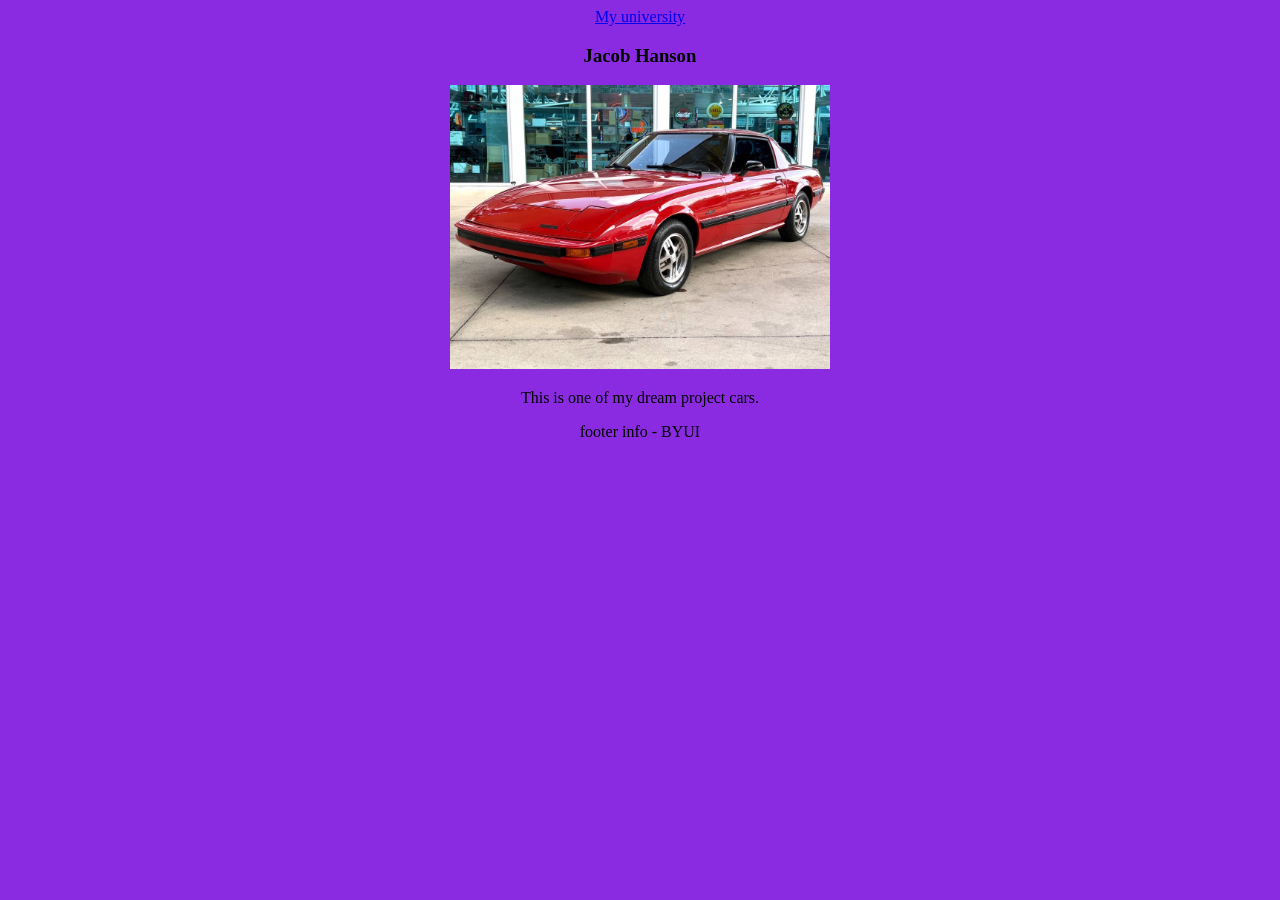
<file: index.html>
<!DOCTYPE html>
<html lang="en">
<head>
    <meta charset="UTF-8">
    <meta name="viewport" content="width=device-width, initial-scale=1.0">
    <title>portal page</title>
    <link href="style/styles.css" rel="stylesheet">
</head>
<body>
    <div id="content"
    <header>
<nav>
    <a href="http://.byui.edu" target="_blank">My university</a>
    
<nav>
    </header>
    <main>
<h1>Jacob Hanson</h1>
<img src="images/1983_mazda_rx-7jpeg.jpeg" alt="Mazda RX7" width="300px">
<p>This is one of my dream project cars.</p>
    </main>
    <footer>
<p>footer info - BYUI</p>
    </footer>
    <div
</body>
</html>
</file>
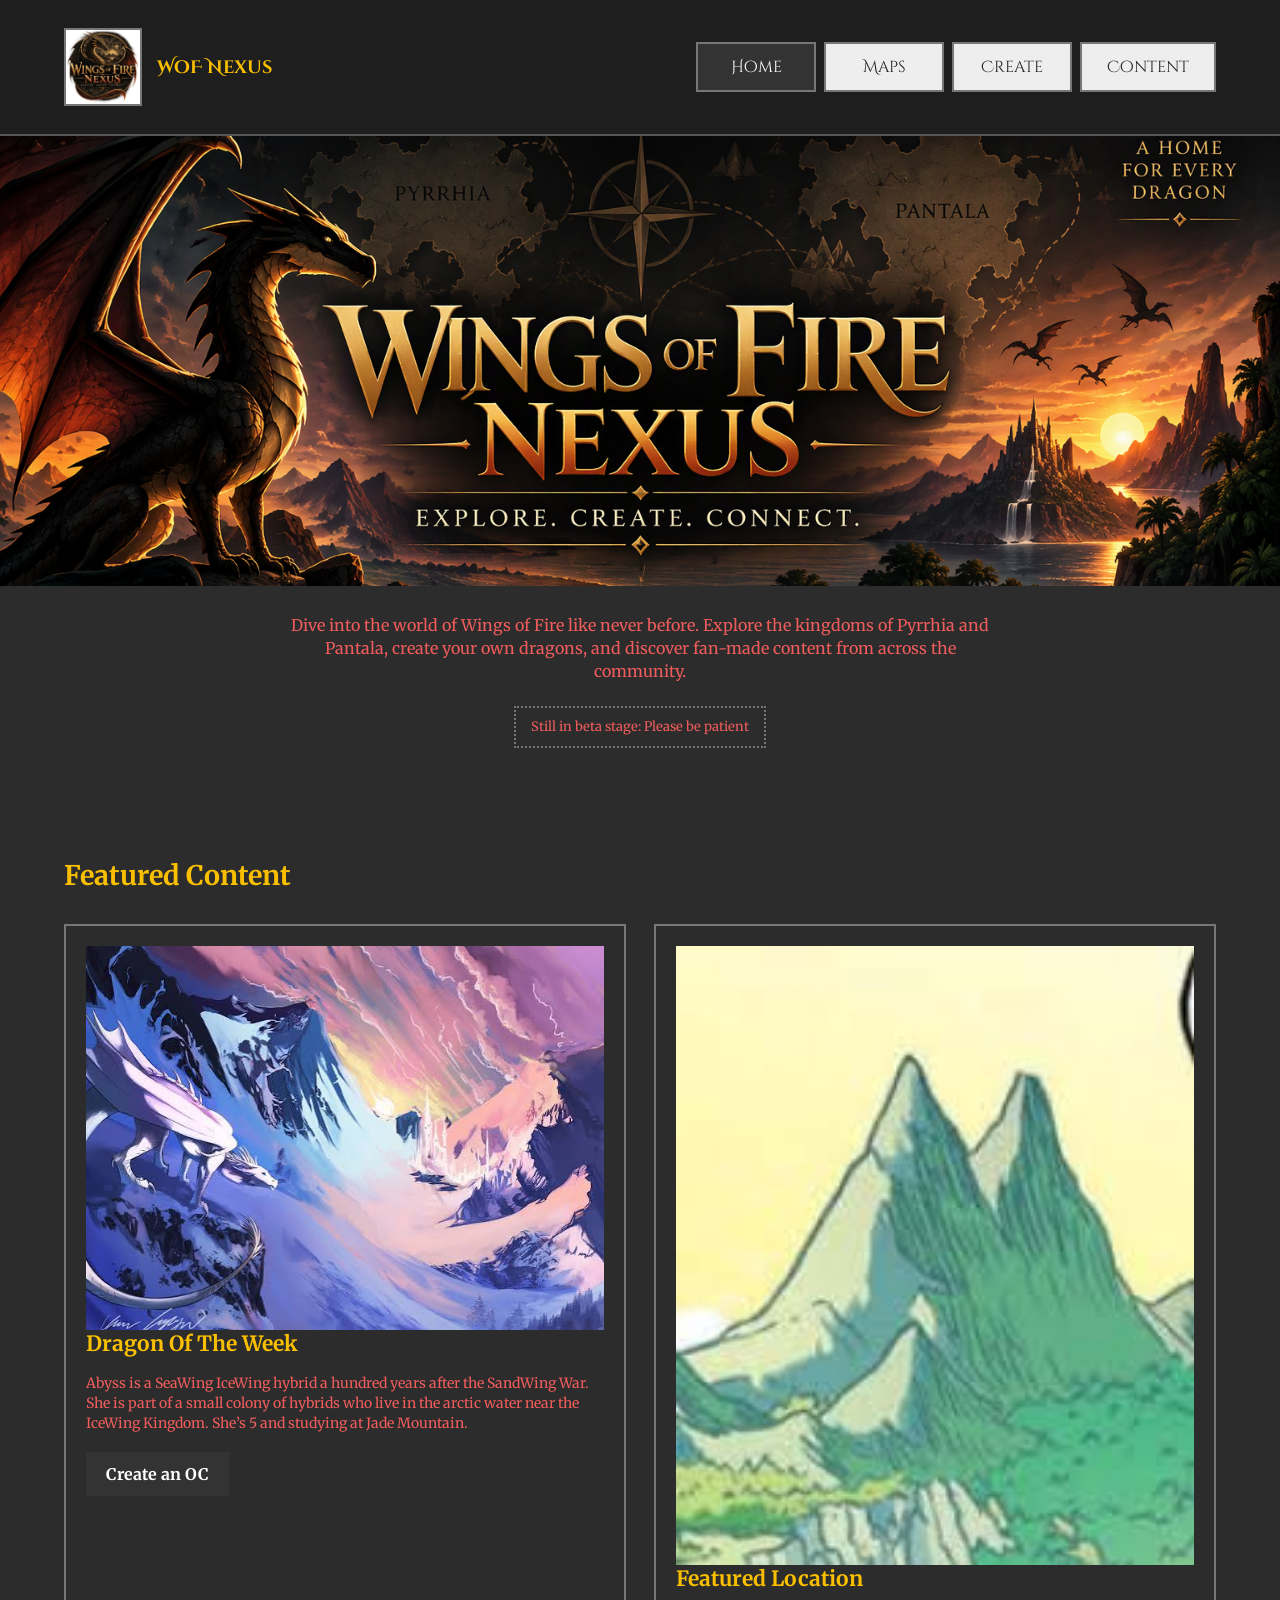
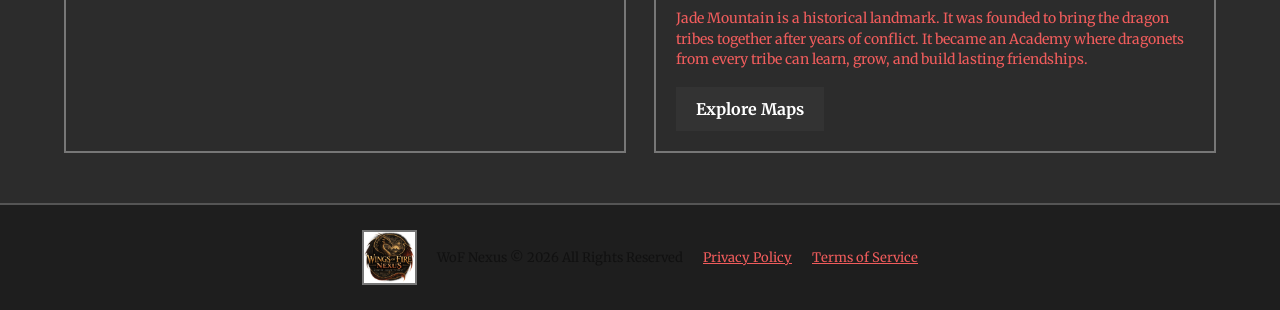
<file: mccullough/index.html>
<!DOCTYPE html>
<html lang="en">
<head>
    <meta charset="UTF-8">
    <meta name="viewport" content="width=device-width, initial-scale=1.0">
    <title>WoF Nexus</title>
    <link rel="stylesheet" href="style.css">
</head>

<body>

    <header class="site-header">
        <div class="brand">
            <img class="logo" src="images/WoF_images/WoF_logo.png" alt="WoF Nexus logo">
            <h1>WoF Nexus</h1>
        </div>

        <nav>
            <a href="index.html" class="active">Home</a>
            <a href="maps.html">Maps</a>
            <a href="create.html">Create</a>
            <a href="content.html">Content</a>
        </nav>
    </header>

    <main>
        <section class="hero">
            <div class="hero-image">
               <img src="images/WoF_images/WoF_p_hero.png" alt="Wings of Fire dragons">
            </div>
        </section>

        <section class="intro">
            <p>
                Dive into the world of Wings of Fire like never before.
                Explore the kingdoms of Pyrrhia and Pantala, create your own
                dragons, and discover fan-made content from across the community.
            </p>

            <div class="beta-message">
                Still in beta stage: Please be patient
            </div>
        </section>

        <section class="featured">
            <h2>Featured Content</h2>

            <div class="content-grid">

                <article class="content-card">
                    <div class="card-image">
                        <img src="images/WoF_images/WoF_c1_ice_kingdom.jpg" alt="IceWing Kingdom">
                    </div>

                    <h3>Dragon Of The Week</h3>

                    <p>
                        Abyss is a SeaWing IceWing hybrid a hundred years after
                        the SandWing War. She is part of a small colony of hybrids
                        who live in the arctic water near the IceWing Kingdom.
                        She’s 5 and studying at Jade Mountain.
                    </p>

                    <a href="create.html" class="button">Create an OC</a>
                </article>

                <article class="content-card">
                    <div class="card-image">
                        <img src="images/WoF_images/WoF_c1_jade_mountain.jpg" alt="Jade Mountain Academy">
                    </div>

                    <h3>Featured Location</h3>

                    <p>
                        Jade Mountain is a historical landmark. It was founded
                        to bring the dragon tribes together after years of conflict.
                        It became an Academy where dragonets from every tribe can
                        learn, grow, and build lasting friendships.
                    </p>

                    <a href="maps.html" class="button">Explore Maps</a>
                </article>

            </div>
        </section>
    </main>

    <footer>
        <img class="footer-logo" src="images/WoF_images/WoF_logo.png" alt="WoF Nexus logo">

        <p>WoF Nexus © 2026 All Rights Reserved</p>

        <a href="privacy.html">Privacy Policy</a>
        <a href="terms.html">Terms of Service</a>
    </footer>

</body>
</html>
</file>
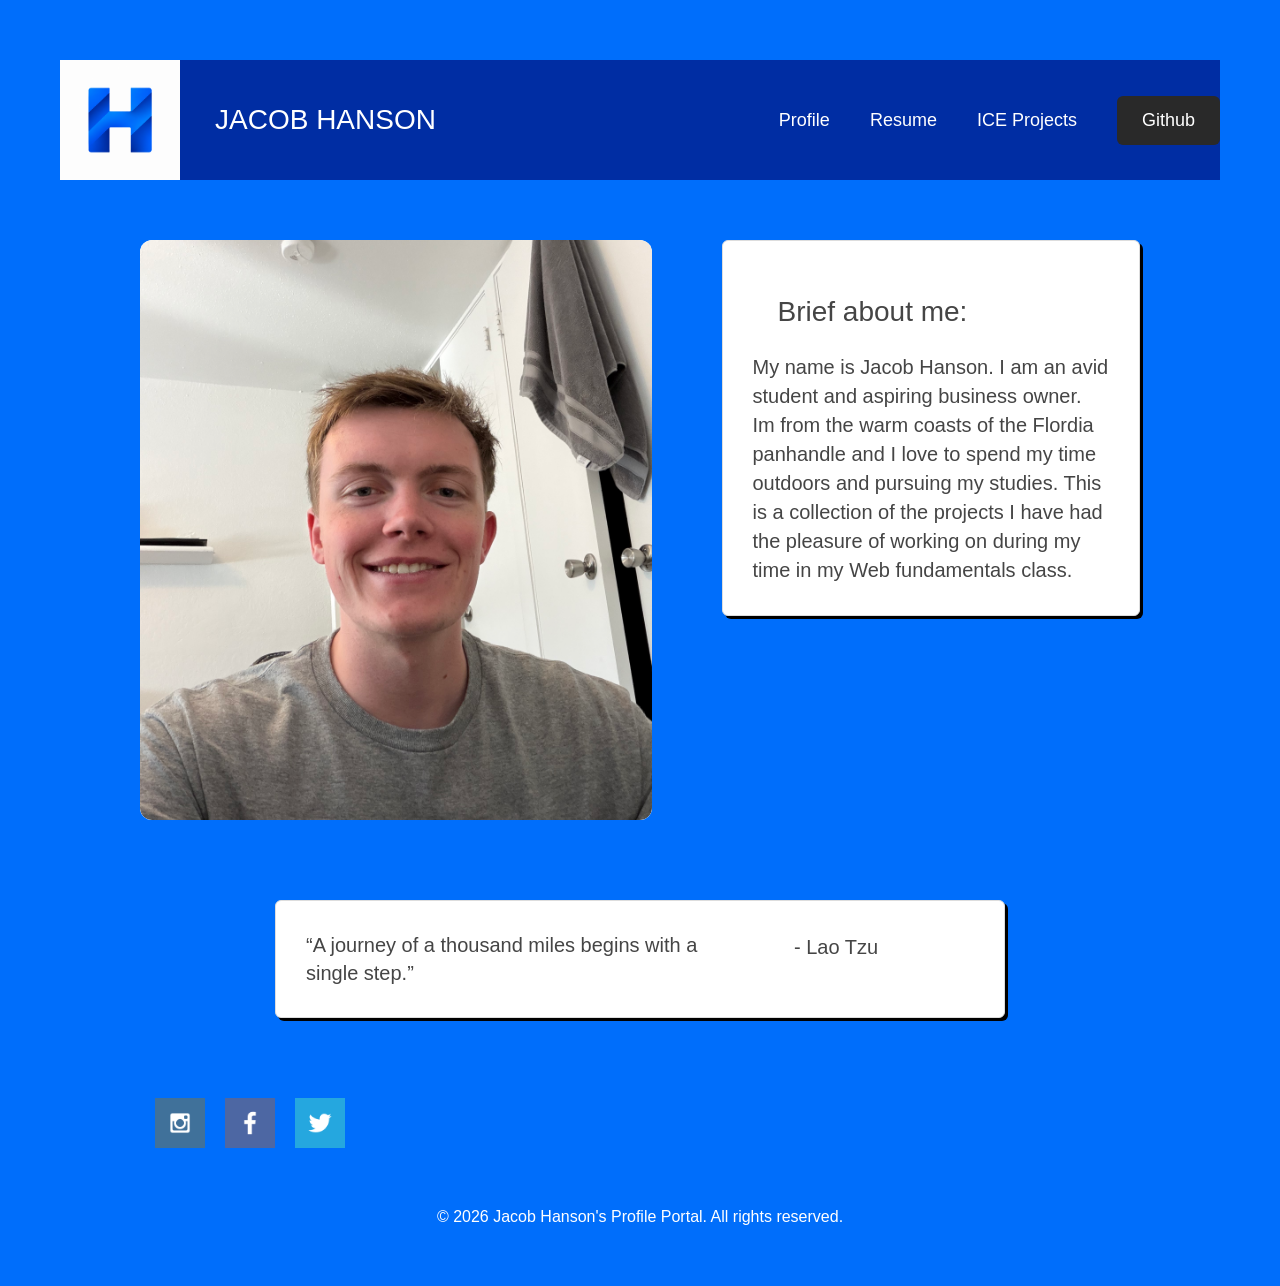
<file: profile.portal/index.html>
<!DOCTYPE html>
<html lang="en">
<head>
    <meta charset="UTF-8">
    <meta name="viewport" content="width=device-width, initial-scale=1.0">

    <title>My Portfolio</title>
    <link rel="stylesheet" href="style.css">
</head>

<body>

    <header class="site-header">
        <a href="#" class="logo-image">
            <img src="images/logo.png" alt="Logo" wideth="50" height="50">
        </a>

        <p class="name">JACOB HANSON</p>

        <nav class="main-navigation">
            <a href="https://jacobhh25.github.io/wdd130/profile.portal/index.html">Profile</a>
            <a href="#resume">Resume</a>
            <a href="https://jacobhh25.github.io/wdd130/profile.portal/ice.html">ICE Projects</a>
            <a href="#contact" class="header-button">Github</a>
        </nav>
    </header>

    <main>

        <section class="profile-section" id="profile">
            <div class="image-container">
                <img src="images/profile pic.png" alt="A picture of me" width="100" height="100">
            </div>

            <div class="about-section">
                <h1>Brief about me:</h1>

                <p>
                    My name is Jacob Hanson. I am an avid student and aspiring business owner. 
                    Im from the warm coasts of the Flordia panhandle and I love to spend my time 
                    outdoors and pursuing my studies. This is a collection of the projects I have had 
                    the pleasure of working on during my time in my Web fundamentals class.

                </p>
            </div>
        </section>

        <section class="quote-section">
            <blockquote>
                “A journey of a thousand miles begins with a single step.”
            </blockquote>

            <p class="quote-author">- Lao Tzu</p>

        </section>

    </main>

    <footer class="site-footer" id="contact">

        <div class="footer-top">

            <div class="social-links">
    <a href="https://www.instagram.com/hansojh257" target="_blank" rel="noopener noreferrer">
        <img src="images/instagram.png" alt="Instagram">
    </a>

    <a href="https://www.facebook.com/jacob.hanson.469067" target="_blank" rel="noopener noreferrer">
        <img src="images/facebook.png" alt="Facebook">
    </a>

    <a href="https://www.twitter.com" target="_blank" rel="noopener noreferrer">
        <img src="images/twitter.png" alt="Twitter">
    </a>
</div>
        </div>

        <div class="footer-bottom">
            <p>© 2026 Jacob Hanson's Profile Portal. All rights reserved.</p>
        </div>

    </footer>

</body>
</html>
</file>
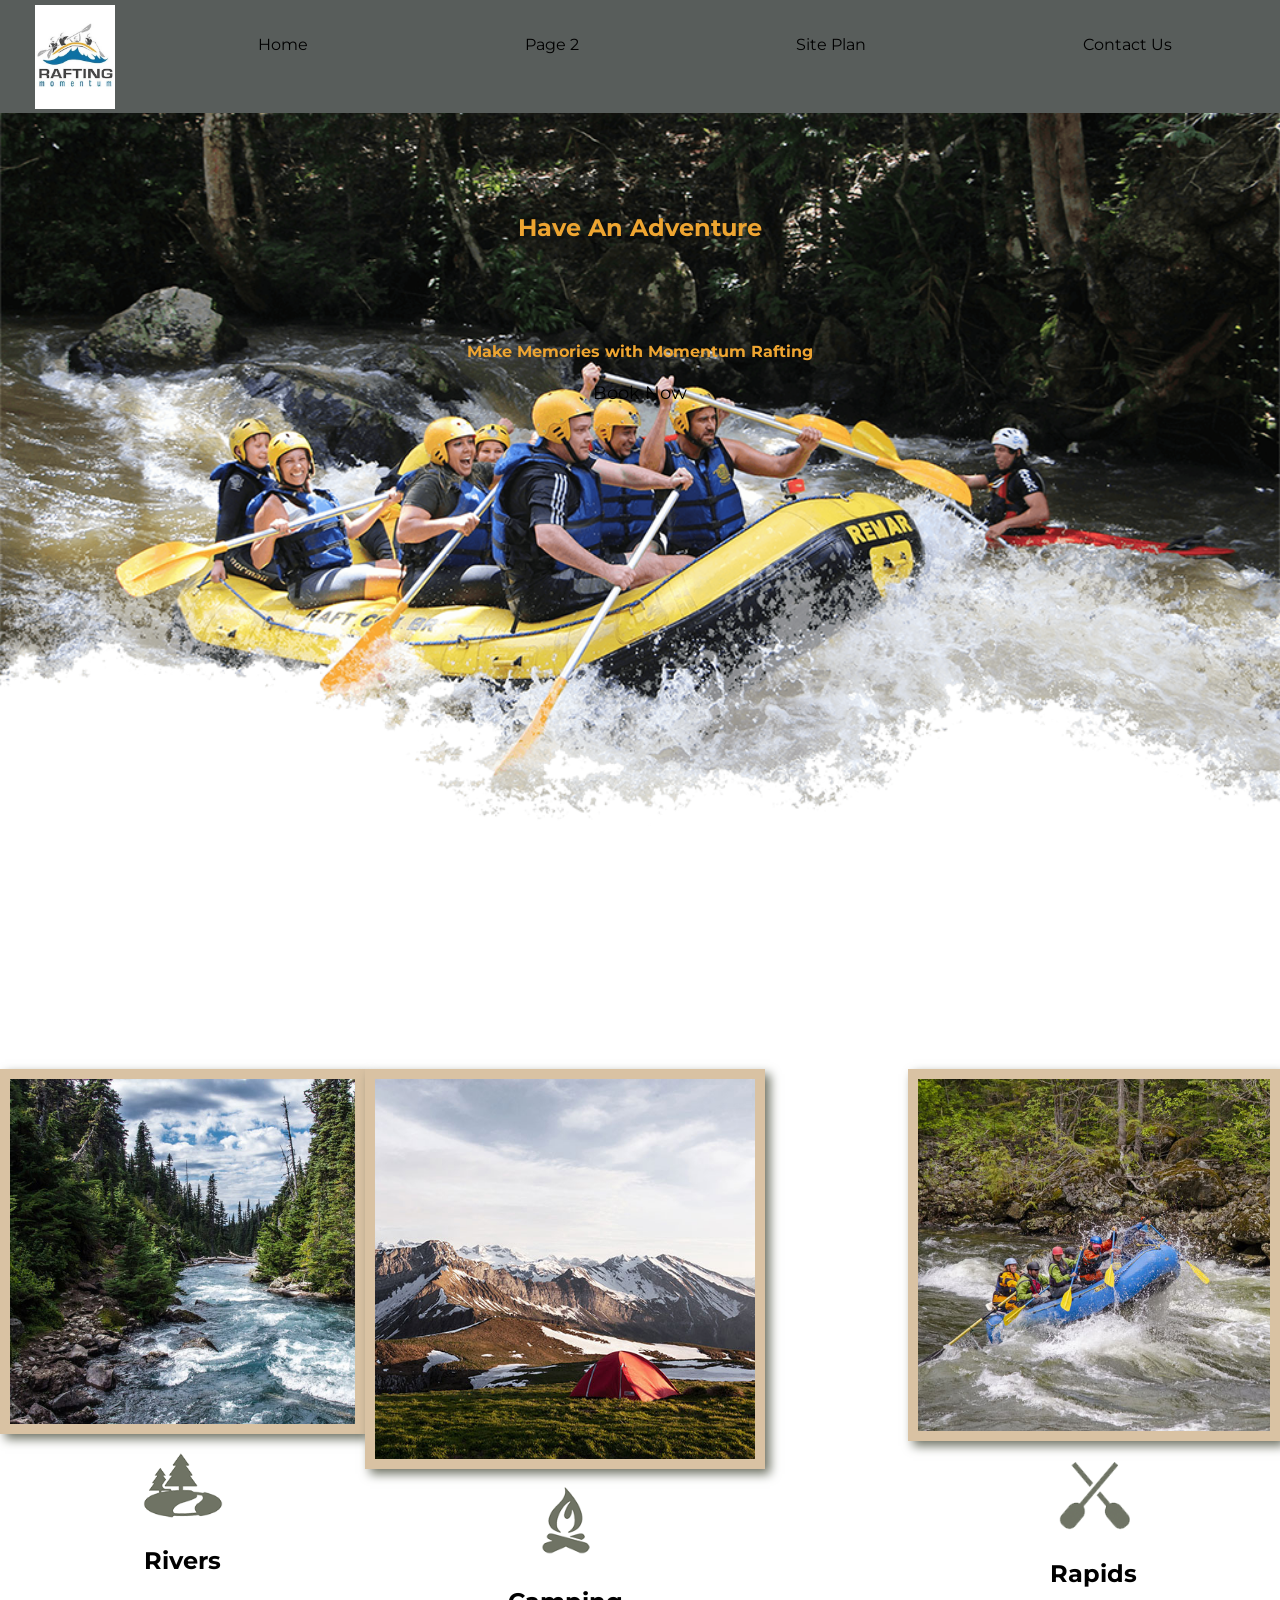
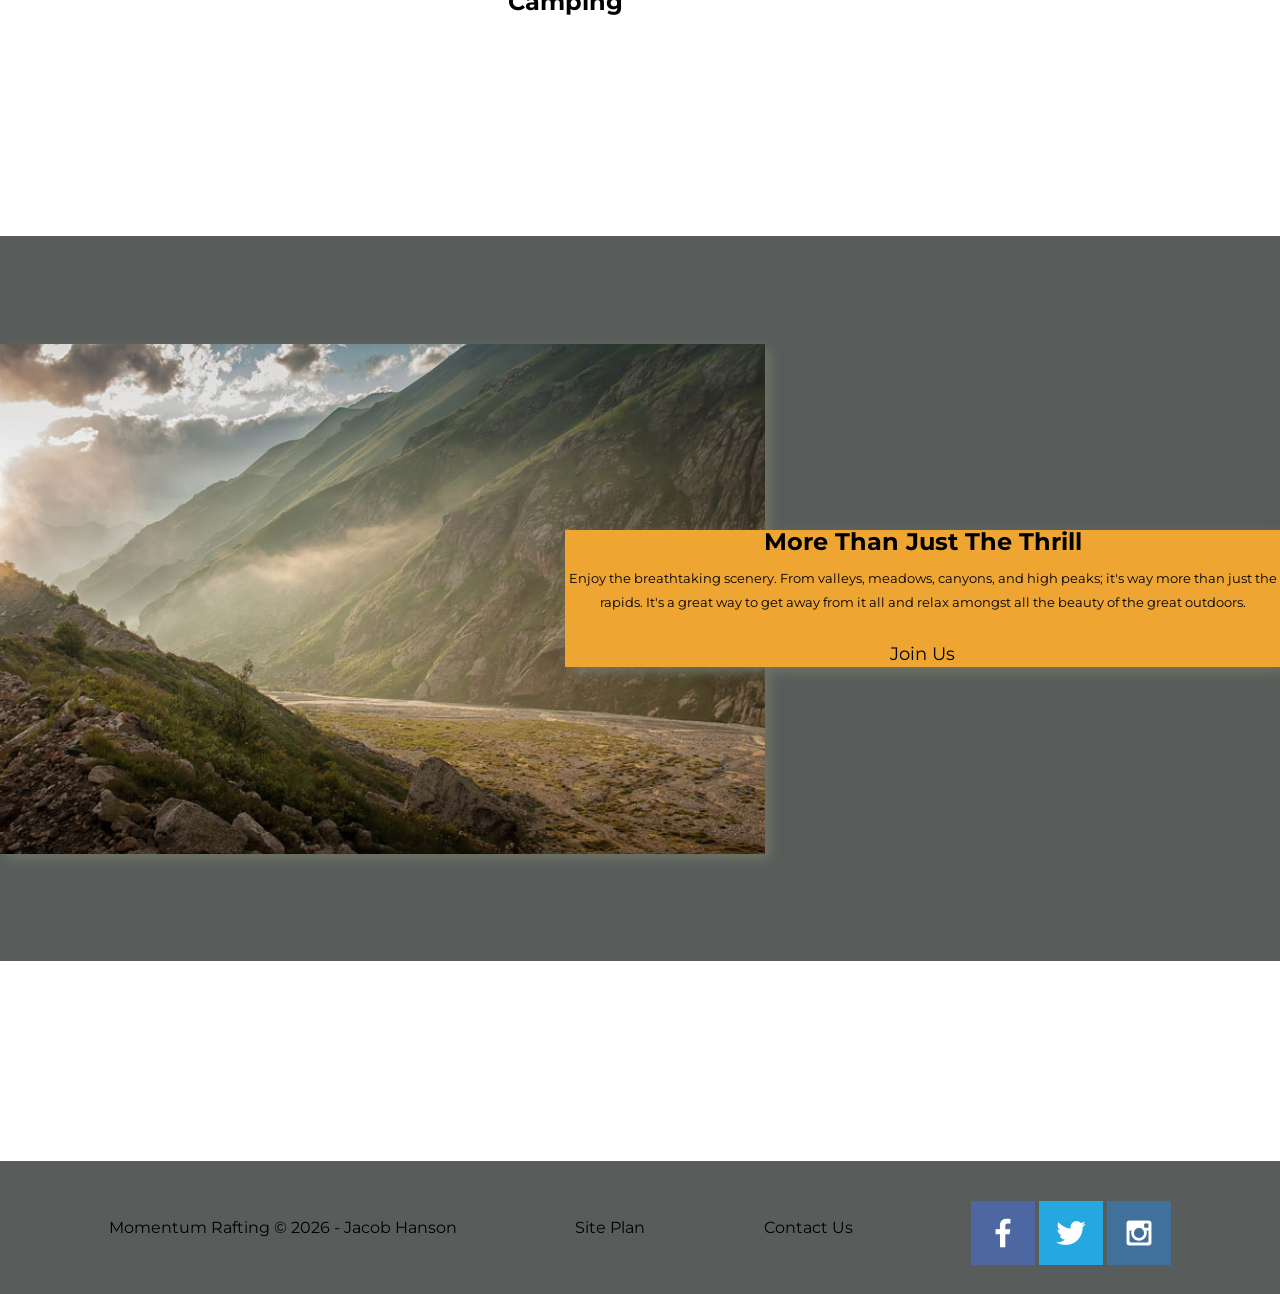
<file: wwr/index.html>
<!DOCTYPE html>
<html lang="en">
<head>
    <meta charset="UTF-8">
    <meta name="viewport" content="width=device-width, initial-scale=1.0">
    <title>"Momentum Rafting Co."</title>
    <link rel="stylesheet" href="styles/style.css">
</head>
<body>
 <div id="content"></div>
    <header>
        <a id="logo_link" href="index.html">
            <img class="logo" src="images1/logo.jpg" alt="Momentum Rafting logo">
        </a>
        <nav>
            <a href="index.html">Home</a>
            <a href="#">Page 2</a>
            <a href="site-plan-rafting.html">Site Plan</a>
            <a href="contactus.html">Contact Us</a>
        </nav>
    </header>
 <div id="hero">
       <div id="hero-box">
         <img id="hero-img" src="images1/hero.png" alt="People enjoying white water rafting">
    </div>
    <section id="hero-msg">
    <h1 class="home title">Have An Adventure</h1>
    <h4>Make Memories with Momentum Rafting</h4>
    <div class="button-box">
        <a class="book" href="contactus.html">Book Now</a>
    </div>
    </section> 
 </div>            
<main class="home-grid">
<section class="rivers-card">
        <img class="card-img" src="images1/rivers.jpg" alt="river in forest">
        <img class="icon" src="images1/river_icon.png" alt="river icon">
        <h2>Rivers</h2>
    </section>
    <section class="camping-card">
        <img class="card-img" src="images1/camping.jpg" alt="tent in mountains">
        <img class="icon" src="images1/fire_icon.png" alt="fire icon">
        <h2>Camping</h2>
    </section>
    <section class="rapids-card">
        <img class="card-img" src="images1/rapids.jpg" alt="rafting boat">
        <img class="icon" src="images1/oars.png" alt="oars icon">
        <h2>Rapids</h2>
    </section>
    <div id="background"></div>
<img class="mountains" src="images1/mountains.jpg" alt="Misty mountains">
    <section class="msg">
        <h2>More Than Just The Thrill</h2>
        <p>Enjoy the breathtaking scenery. From valleys, meadows, canyons, and high peaks; it's way more than just the rapids. It's a great way to get away from it all and relax amongst all the beauty of the great outdoors. </p>
        <a class='join' href="rivers.html">Join Us</a>
    </section>
</main>
<footer>
    <p>Momentum Rafting &copy; 2026 - Jacob Hanson</p>
    <p><a href="site-plan-rafting.html">Site Plan</a></p>
    <p><a href="contactus.html">Contact Us</a></p>
     <div class="social">
        <a href="https://facebook.com" target="_blank">
            <img src="images1/facebook.png" alt="fb icon">
        </a>
        <a href="https://twitter.com" target="_blank">
            <img src="images1/twitter.png" alt="twitter icon">
        </a>
        <a href="https://instagram.com" target="_blank">
            <img src="images1/instagram.png" alt="instagram icon">
        </a>
     </div>
    </footer>
 </div>
</body>
</html>
</file>
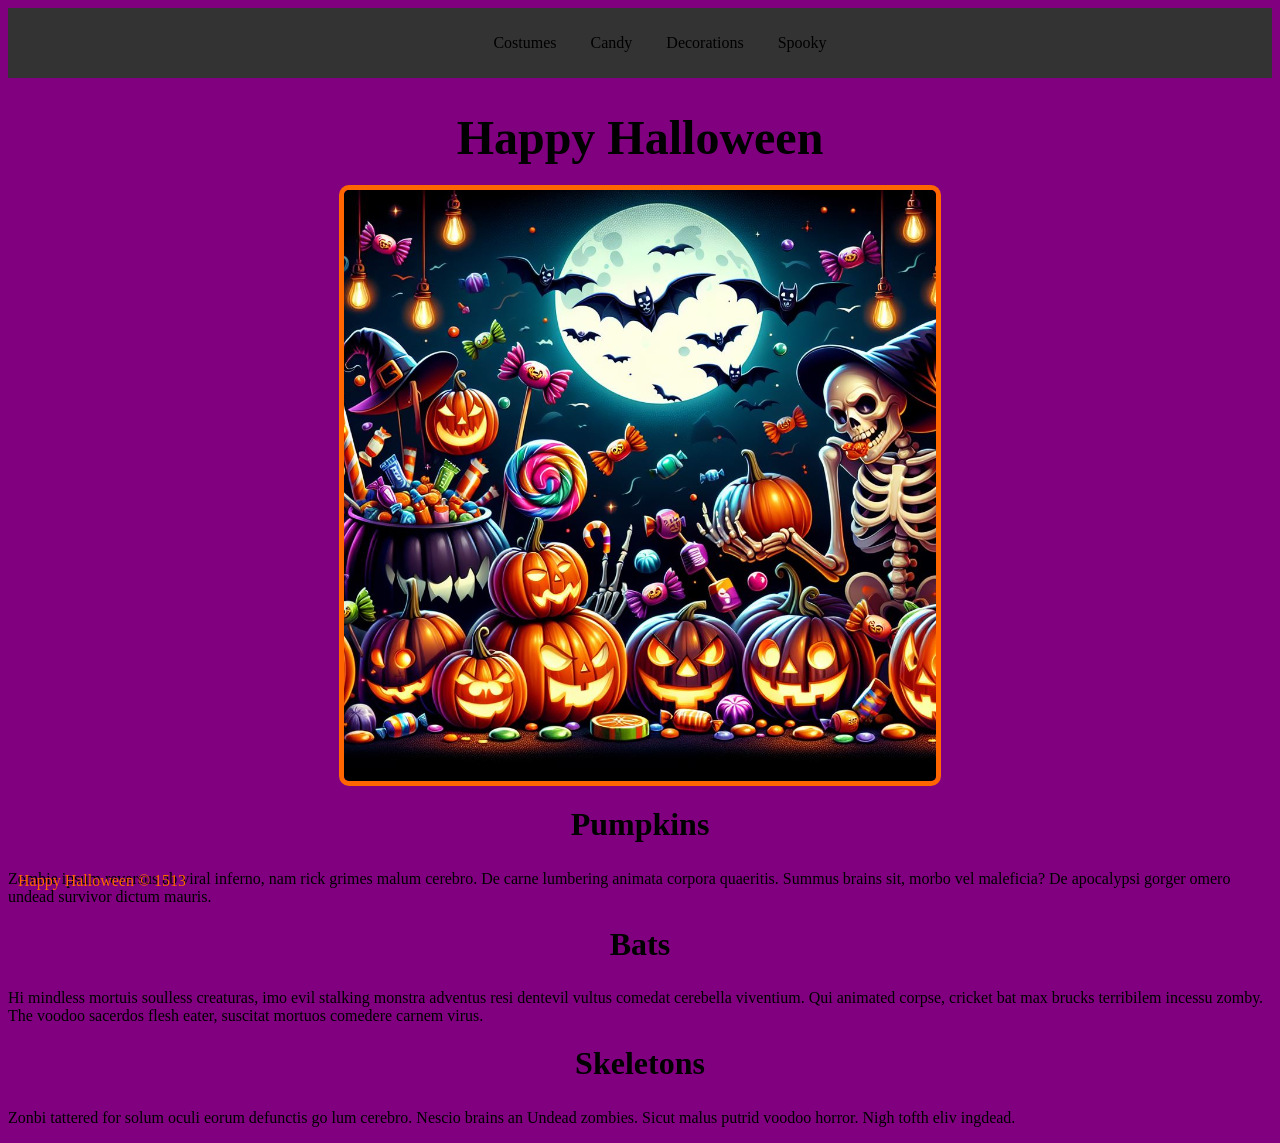
<file: ice/halloween/index.html>
<!-- For this activity you are not allowed to change
 the HTML code, only the CSS -->

<!DOCTYPE html>
<html lang="en">

<head>
    <meta charset="UTF-8">
    <meta name="viewport" content="width=device-width, initial-scale=1.0">
    <title>Document</title>
    <link rel="stylesheet" href="styles/styles.css">
</head>

<body>
    <div id="wrapper">
        <header>
            <nav>
                <ul>
                    <li>Costumes</li>
                    <li>Candy</li>
                    <li>Decorations</li>
                    <li>Spooky</li>
                </ul>
            </nav>
        </header>
        <main>
            <h1>Happy Halloween</h1>
            <img src="images/halloween.png">
            <section>
                <h2>Pumpkins</h2>
                <p>Zombie ipsum reversus ab viral inferno, nam rick grimes
                    malum cerebro. De carne lumbering animata corpora quaeritis.
                    Summus brains sit​​, morbo vel maleficia? De apocalypsi gorger
                    omero undead survivor dictum mauris. </p>
            </section>
            <section>
                <h2>Bats</h2>
                <p>Hi mindless mortuis soulless
                    creaturas, imo evil stalking monstra adventus resi dentevil vultus
                    comedat cerebella viventium. Qui animated corpse, cricket bat max
                    brucks terribilem incessu zomby. The voodoo sacerdos flesh eater,
                    suscitat mortuos comedere carnem virus.</p>
            </section>
            <section>
                <h2>Skeletons</h2>
                <p>Zonbi tattered for solum oculi
                    eorum defunctis go lum cerebro. Nescio brains an Undead zombies. Sicut
                    malus putrid voodoo horror. Nigh tofth eliv ingdead.</p>
            </section>
        </main>
        <footer>
            Happy Halloween &copy; 1513
        </footer>
    </div>
</body>

</html>
</file>
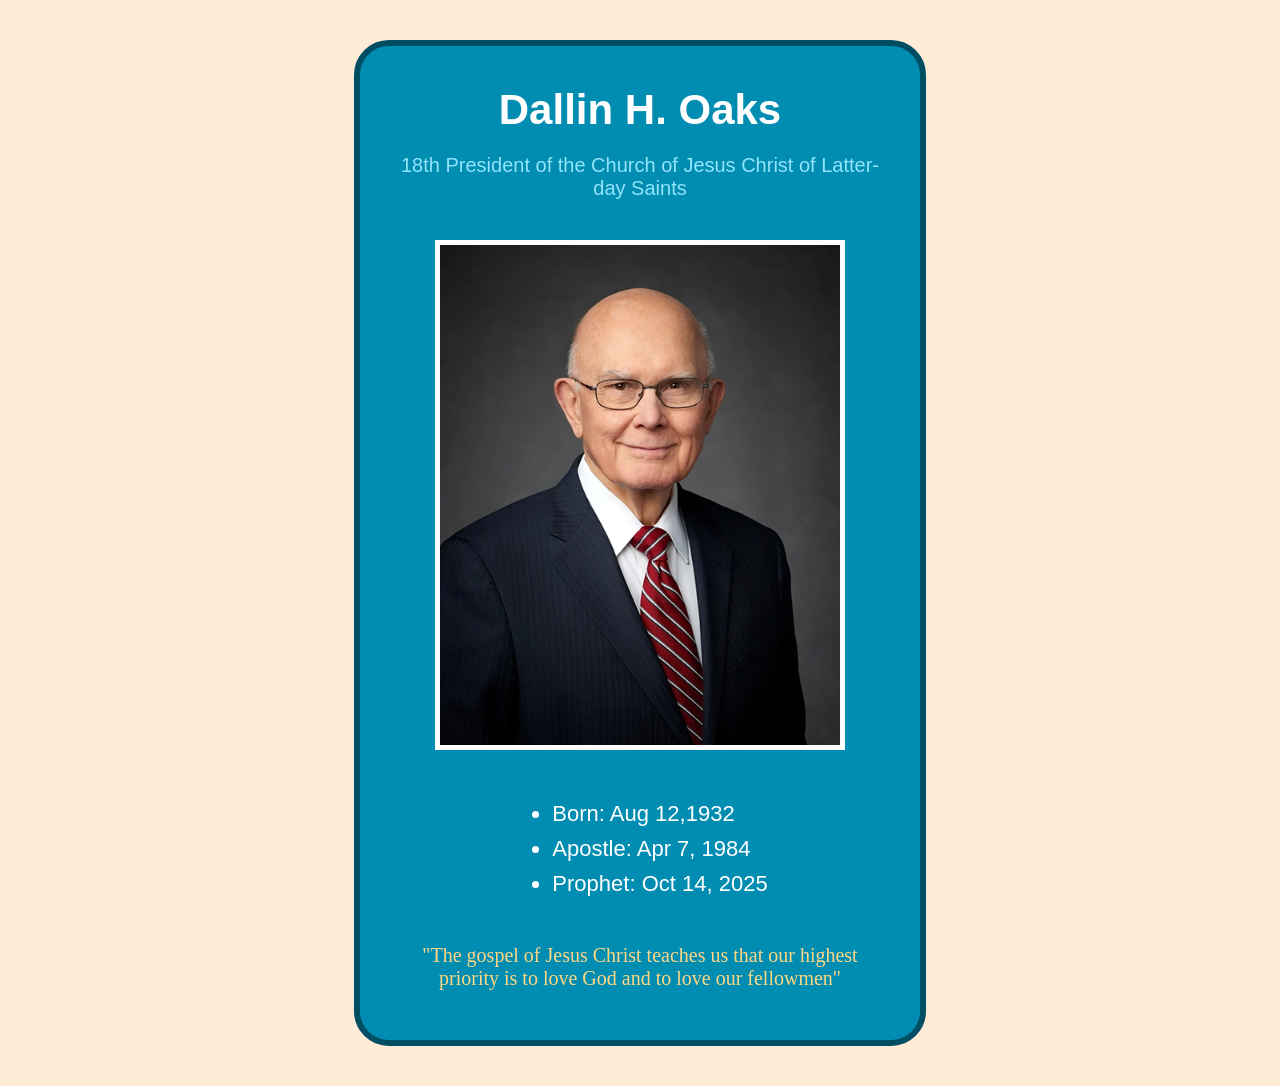
<file: ice/prophet_card/index.html>
<!DOCTYPE html>
<html lang="en">
<head>
    <meta charset="UTF-8">
    <meta name="viewport" content="width=device-width, initial-scale=1.0">
    <title>prophet card</title>
    <link rel="stylesheet" href="style.css">
</head>

<body>
    <article class="prophet-card">
    <header class="card-header">
        <h1>Dallin H. Oaks</h1>
        <p>18th President of the Church of Jesus Christ of Latter-day Saints</p>
    </header>
    <main class="card-content">
        <img src="dallin_oaks.webp" alt="Dallin H. Oaks" class="prophet-image">
       
       <ul class="prophet-details">
        <li>Born: Aug 12,1932</li>
        <li>Apostle: Apr 7, 1984</li>
        <li>Prophet: Oct 14, 2025</li>
        <ul/>
    </main>

    <footer class="card-footer">
        <p>"The gospel of Jesus Christ teaches us that our highest priority is to love God and to love our fellowmen"</p>
    </footer>

    </article>
</body>
</html>
</file>
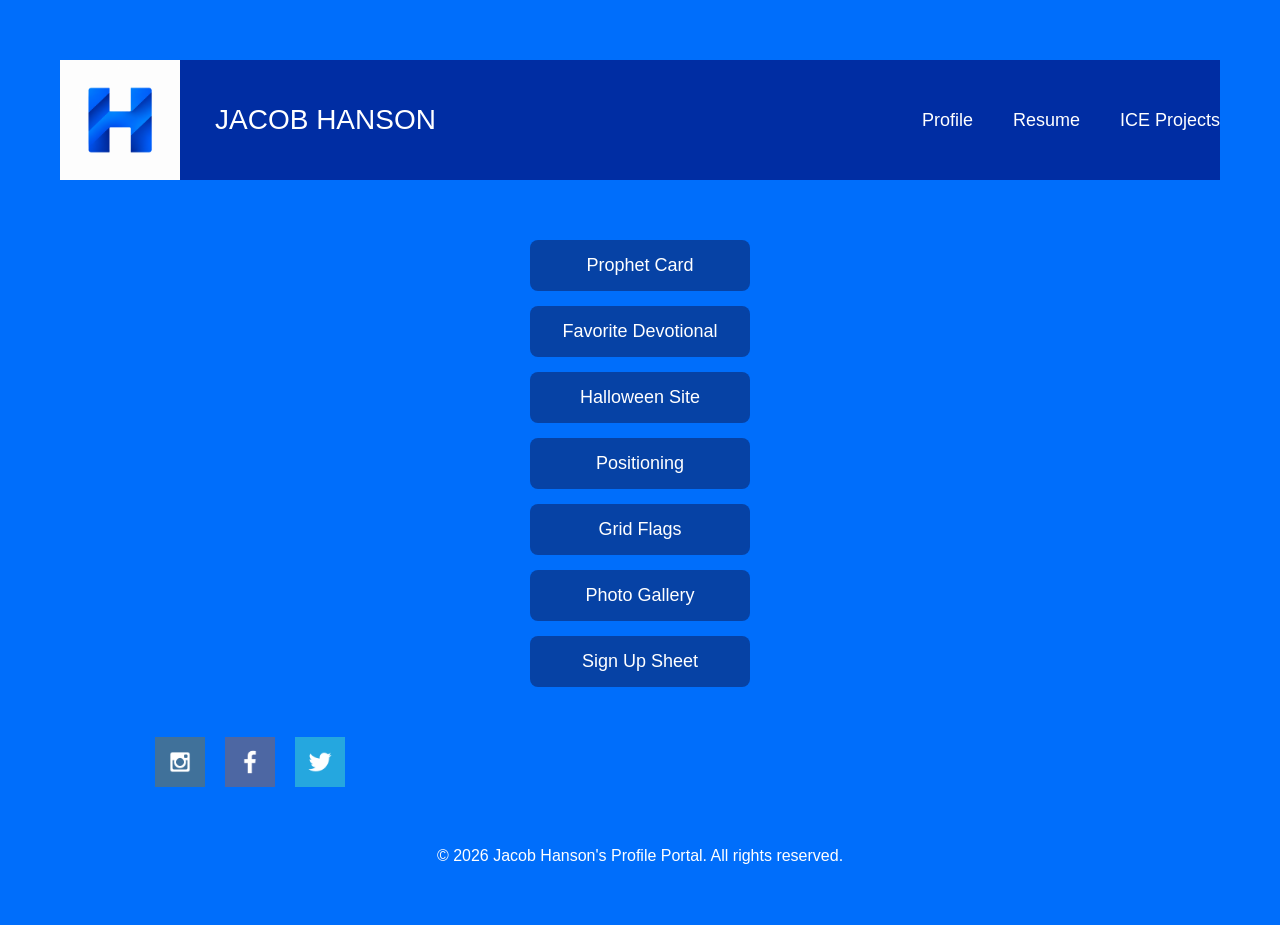
<file: profile.portal/ice.html>
<!DOCTYPE html>
<html lang="en">
<head>
    <meta charset="UTF-8">
    <meta name="viewport" content="width=device-width, initial-scale=1.0">

    <title>My Portfolio</title>
    <link rel="stylesheet" href="style.css">
</head>

<body>

    <header class="site-header">
        <a href="#" class="logo-image">
            <img src="images/logo.png" alt="Logo" wideth="50" height="50">
        </a>

        <p class="name">JACOB HANSON</p>

        <nav class="main-navigation">
            <a href="https://jacobhh25.github.io/wdd130/profile.portal/index.html">Profile</a>
            <a href="#resume">Resume</a>
            <a href="https://jacobhh25.github.io/wdd130/profile.portal/ice.html">ICE Projects</a>
        </nav>
    </header>

    <main>
        <main class="portal-buttons">
        <a href="https://jacobhh25.github.io/wdd130/ice/prophet_card/index.html" class="portal-button">Prophet Card</a>
        <a href="https://jacobhh25.github.io/wdd130/ice/favorite_devo/favdevo.html" class="portal-button">Favorite Devotional</a>
        <a href="https://jacobhh25.github.io/wdd130/ice/halloween/index.html" class="portal-button">Halloween Site</a>
        <a href="https://jacobhh25.github.io/wdd130/ice/positioning/positioning.html" class="portal-button">Positioning</a>
        <a href="https://jacobhh25.github.io/wdd130/ice/grid_flags/flags.html" class="portal-button">Grid Flags</a>
        <a href="https://jacobhh25.github.io/wdd130/ice/gallery/gallery.html" class="portal-button">Photo Gallery</a>
        <a href="http://jacobhh25.github.io/wdd130/ice/signup/signup.html" class="portal-button">Sign Up Sheet</a>
        </main>
    </main>

    <footer class="site-footer" id="contact">

        <div class="footer-top">

            <div class="social-links">
    <a href="https://www.instagram.com/hansojh257" target="_blank" rel="noopener noreferrer">
        <img src="images/instagram.png" alt="Instagram">
    </a>

    <a href="https://www.facebook.com/jacob.hanson.469067" target="_blank" rel="noopener noreferrer">
        <img src="images/facebook.png" alt="Facebook">
    </a>

    <a href="https://www.twitter.com" target="_blank" rel="noopener noreferrer">
        <img src="images/twitter.png" alt="Twitter">
    </a>
</div>
        </div>

        <div class="footer-bottom">
            <p>© 2026 Jacob Hanson's Profile Portal. All rights reserved.</p>
        </div>

    </footer>

</body>
</html>
</file>
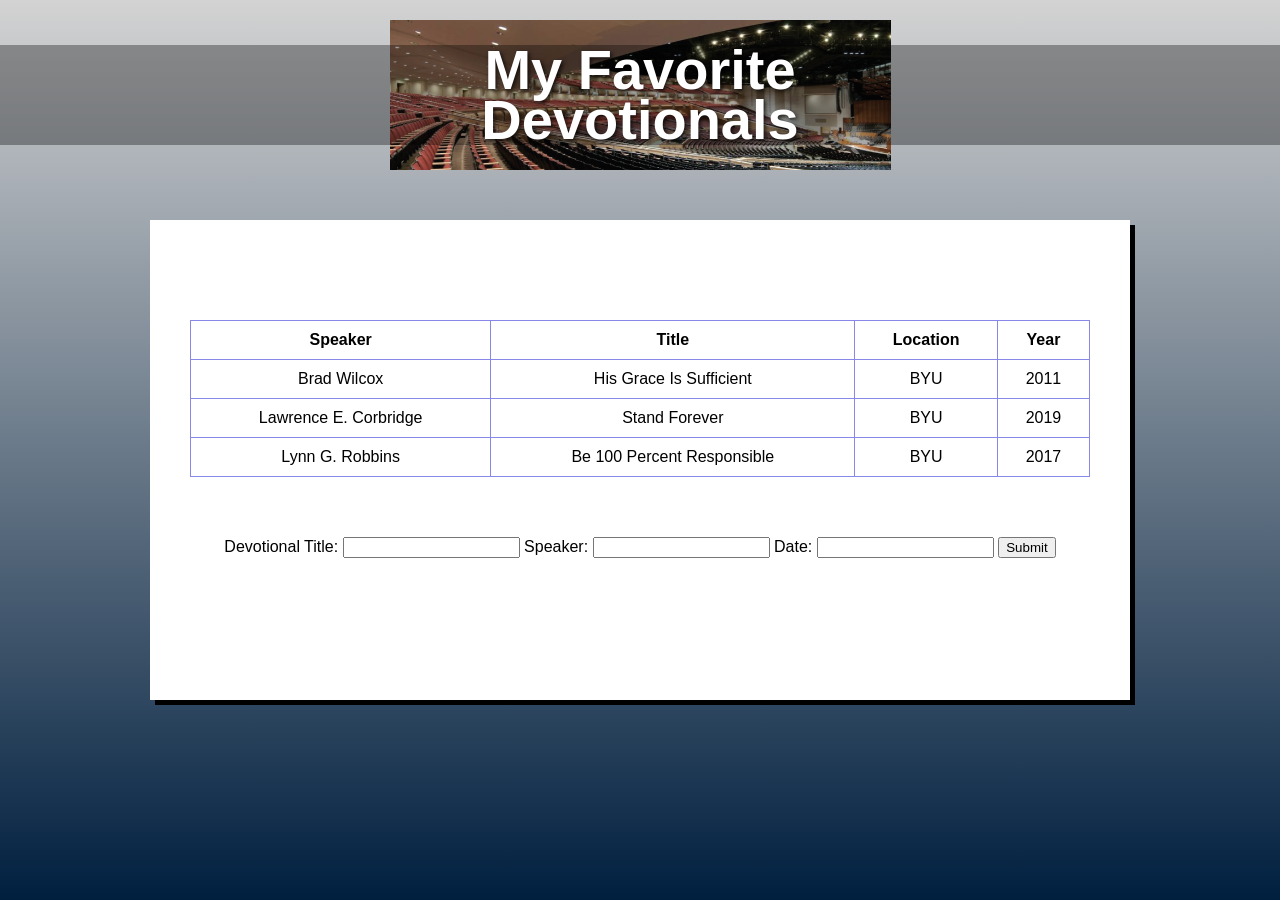
<file: ice/favorite_devo/favdevo.html>
<!DOCTYPE html>
<html lang="en">
<head>
  <meta charset="UTF-8" />
  <meta name="viewport" content="width=device-width, initial-scale=1.0"/>
  <title>My Favorite Devotionals</title>
  <link rel="stylesheet" href="styles/styles.css" />
</head>
<body>
  <div class="container">
    <header class="header">
      <div class="header-image">
        <h1>My Favorite<br>Devotionals</h1>
      </div>
    </header>
    <main>
      <div class="content-box">
        <!-- Add your devotional content here -->
      <table>
        <tr>
          <th>Speaker</th>
          <th>Title</th>
          <th>Location</th>
          <th>Year</th>
        </tr>
        <tr>
          <td>Brad Wilcox</td>
          <td>His Grace Is Sufficient</td>
          <td>BYU</td>
          <td>2011</td>
        </tr>
        <tr>
          <td>Lawrence E. Corbridge</td>
          <td>Stand Forever</td>
          <td>BYU</td>
          <td>2019</td>
        </tr>
        <tr>
          <td>Lynn G. Robbins</td>
          <td>Be 100 Percent Responsible</td>
          <td>BYU</td>
          <td>2017</td>
        </tr>
      </table>
      <form action="#" method="post">
        <label for="dtitle">Devotional Title:</label>
        <input type="text" id="dtitle" name="dtitle">
        <label for="lname">Speaker:</label>
        <input type="text" id="name" name="name">
        <label for="date">Date:</label>
        <input type="text" id="date" name="date">
        <input type="submit" value="Submit">
      </form>
      </div>
    </main>
  </div>
</body>
</html>
</file>
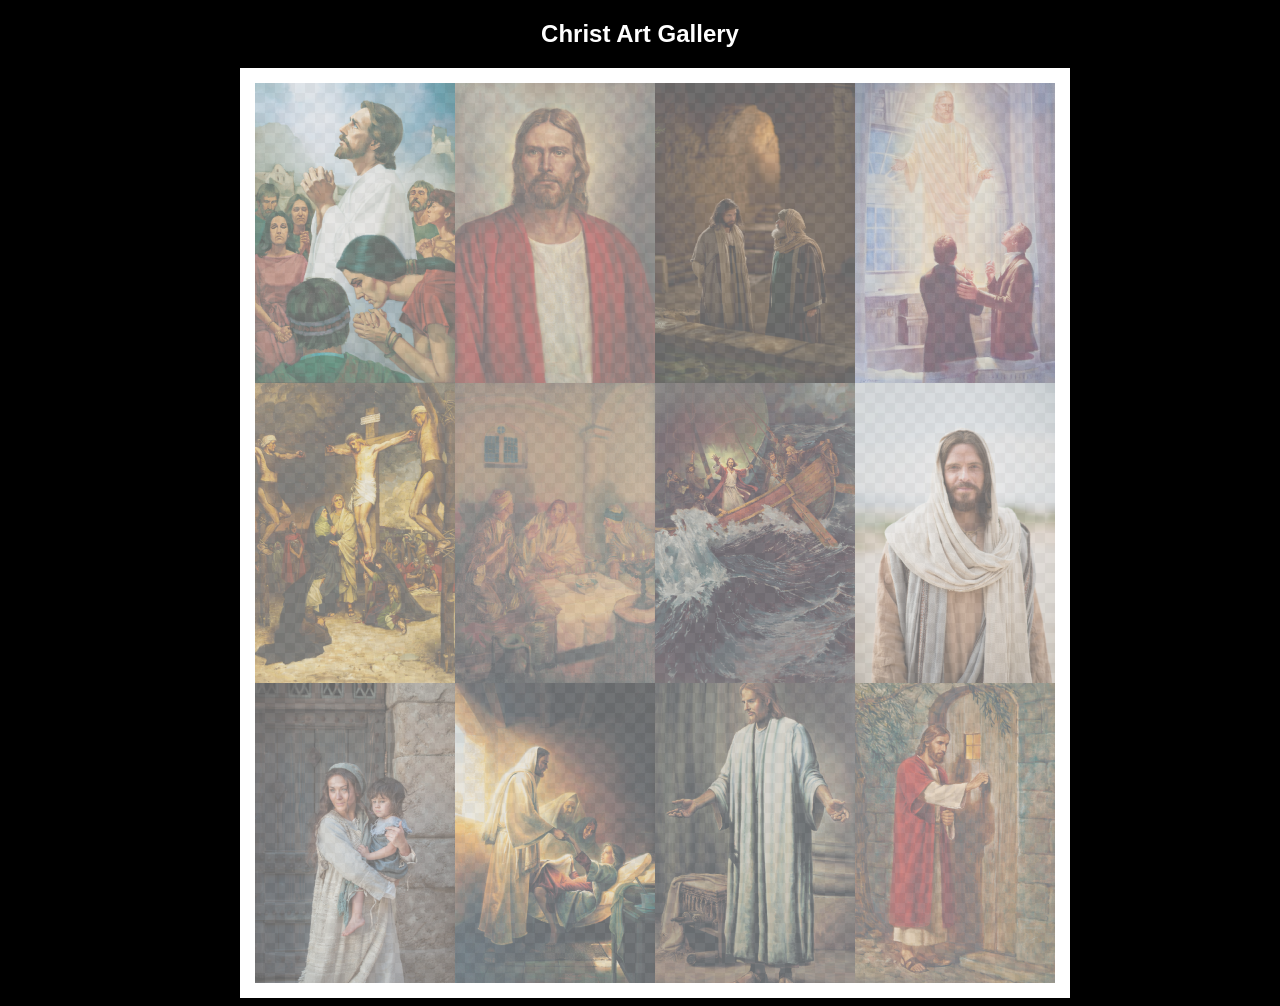
<file: ice/gallery/gallery.html>
<!DOCTYPE html>
<html lang="en">
<head>
    <meta charset="UTF-8">
    <meta name="viewport" content="width=device-width, initial-scale=1.0">
    <title>Images of Christ</title>
    <style>
        body {
            background: black;
        }
        #wrapper{
            width: 800px;
            margin: 0 auto;
        }
        nav {
            color: white;
            text-align: center;
            font-family: Haettenschweiler, 'Arial Narrow Bold', sans-serif;
        }
        #gallery{
            display: grid;
            grid-template-columns: 200px 200px 200px 200px;
            border: 15px solid rgb(255, 255, 255);
            width: 100%;
            background-color: #ddd;
            background-image:
                linear-gradient(45deg, #ccc 26%, transparent 26%), 
                linear-gradient(135deg, #ccc 26%, transparent 26%),
                linear-gradient(45deg, transparent 75%, #ccc 75%),
                linear-gradient(135deg, transparent 75%, #ccc 75%);
            background-size: 20px 20px; /* Must be a square */
            background-position: 0 0, 10px 0, 10px -10px, 0px 10px; 
            
        }
        #gallery a {
            cursor: url('images/christus.png'), pointer;
        }
        #gallery img {
            width: 200px;
            height: 300px;
            opacity:50%;
            display:block;
        }
        #gallery img:hover{
            opacity: 100%;
        }
    </style>
</head>
<body>
    <div id="wrapper">
        <nav>
            <h1>Christ Art Gallery</h1>
        </nav>
        <main>
            <div id="gallery">
                <a href="images/big/img1.png"><img src="images/small/img1.png" alt="huge file size" ></a>
                <a href="images/big/img2.png"><img src="images/small/img2.png" alt="huge file size" ></a>
                <a href="images/big/img3.png"><img src="images/small/img3.png" alt="huge file size" ></a>
                <a href="images/big/img4.png"><img src="images/small/img4.png" alt="huge file size" ></a>
                <a href="images/big/img5.png"><img src="images/small/img5.png" alt="huge file size" ></a>
                <a href="images/big/img6.png"><img src="images/small/img6.png" alt="huge file size" ></a>
                <a href="images/big/img7.png"><img src="images/small/img7.png" alt="huge file size" ></a>
                <a href="images/big/img8.png"><img src="images/small/img8.png" alt="huge file size" ></a>
                <a href="images/big/img9.png"><img src="images/small/img9.png" alt="huge file size" ></a>
                <a href="images/big/img10.png"><img src="images/small/img10.png" alt="huge file size" ></a>
                <a href="images/big/img11.png"><img src="images/small/img11.png" alt="huge file size" ></a>
                <a href="images/big/img12.png"><img src="images/small/img12.png" alt="huge file size" ></a>
            </div>
        </main>
    </div>
</body>
</html>
</file>
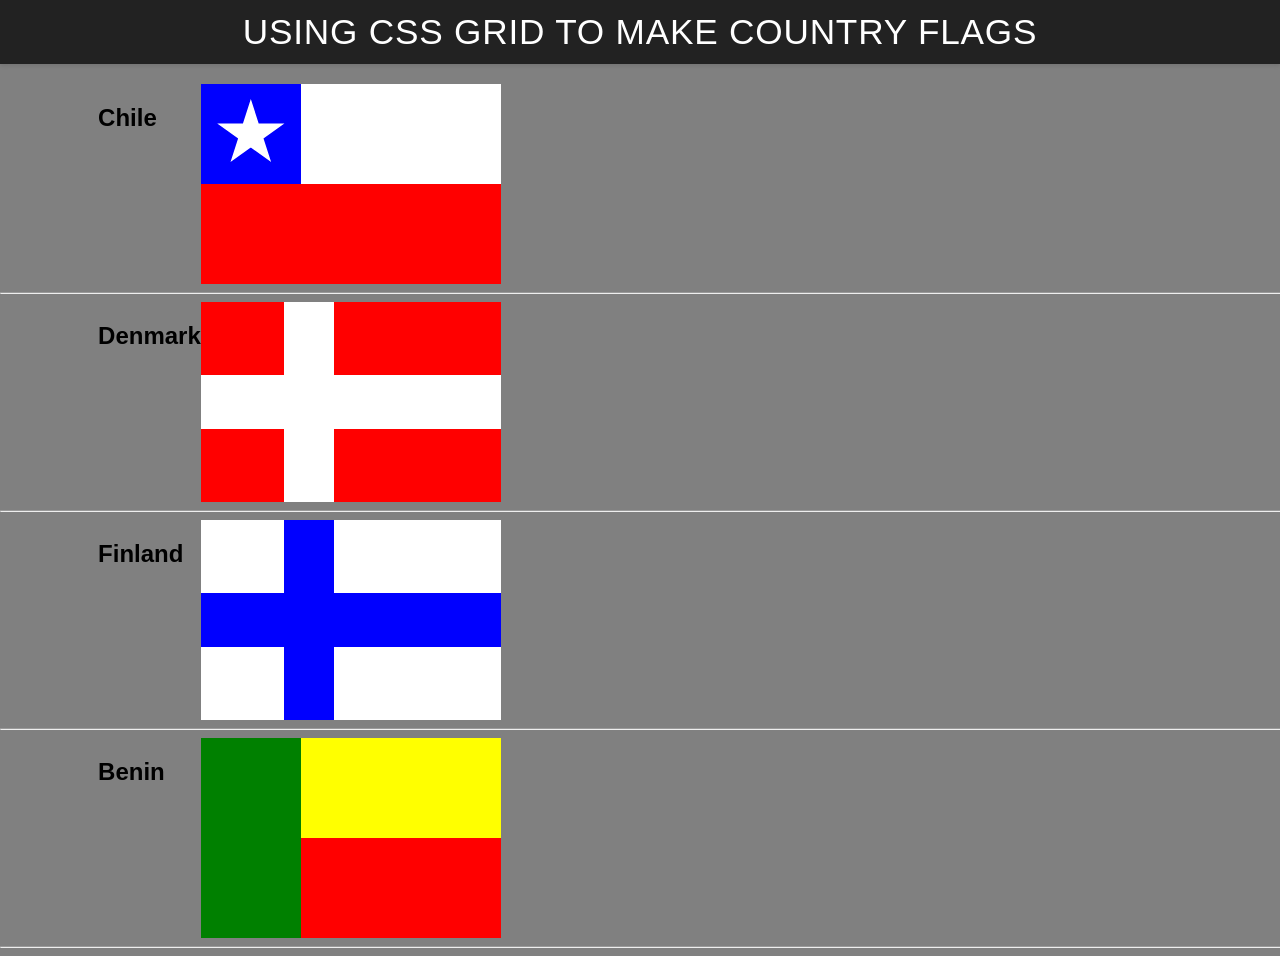
<file: ice/grid_flags/flags.html>
<!DOCTYPE html>
<html lang="en">

<head>
    <meta charset="UTF-8">
    <meta name="viewport" content="width=device-width, initial-scale=1.0">
    <title>Flag</title>
    <style>
        body {
            margin: 0;
            font-family: 'Helvetica Neue', sans-serif;
            background-color: gray;
        }

        header {
            background-color: #222;
            color: #fff;
            padding: 0.75rem 1.5rem;
            display: flex;
            align-items: center;
            justify-content: center;
            font-size: 1.1rem;
            letter-spacing: 0.05rem;
            text-transform: uppercase;
            box-shadow: 0 2px 4px rgba(0, 0, 0, 0.1);
        }

        header h1 {
            margin: 0;
            font-weight: 400;
        }
        main {
            display: grid;
            grid-template-columns: .1fr .1fr 1fr .1fr;
            margin-top: 20px;
        }
        hr {
            width: 100%;
            grid-column: 1 / 5;
        }
        h2 {
            grid-column: 2/3;
        }

        #blue {
            background: blue;
            grid-column: 1 / 2;
            display: grid;
            align-items: center;
            justify-items: center;
        }

        #white {
            background: white;
            grid-column: 2 / 4;
        }

        #red {
            background: red;
            grid-column: 1 / 4;
        }

        #chile {
            display: grid;
            grid-template-columns: 1fr 1fr 1fr;
            grid-template-rows: 1fr 1fr;
            height: 200px;
            width: 300px;
        }

        .star {
            width: 70px;
            aspect-ratio: 1;
            background: white;
            clip-path: polygon(50% 0, 79% 90%, 2% 35%, 98% 35%, 21% 90%);
        }
        #denmark {
            display: grid;
            grid-template-columns: 5fr 3fr 10fr;
            grid-template-rows: 4fr 3fr 4fr;
            height: 200px;
            width: 300px;
            gap: 0;
            background:white
        }
        #dred1 {
            background: red;
            grid-column: 1;
            grid-row: 1;
        }
        #dred2 {
            background: red;
            grid-column: 3;
            grid-row: 1;
        }
        #dred3 {
            background: red;
            grid-column: 1;
            grid-row: 3;
        }
        #dred4 {
            background: red;
            grid-column: 3;
            grid-row: 3;
        }
        #finland {
            display: grid;
            grid-template-columns: 5fr 3fr 10fr;
            grid-template-rows: 4fr 3fr 4fr;
            height: 200px;
            width: 300px;
            gap: 0;
            background: blue;
        }
       #fwhite1 {
        grid-column: 1;
        grid-row: 1;
        background: white;
       }
       #fwhite2 {
        grid-column: 3;
        grid-row: 1;
        background: white;
       }
         #fwhite3 {
        grid-column: 1;
        grid-row: 3;
        background: white;
        }
        #fwhite4 {
        grid-column: 3;
        grid-row: 3;
        background: white;
        }
        #benin {
            display: grid;
            grid-template-columns: 1fr 1fr 1fr;
            grid-template-rows: 1fr 1fr;
            height: 200px;
            width: 300px;
        }
        #bgreen {
            background: green;
            grid-column: 1 / 2;
            grid-row: 1 / 3;
        }
        #byellow {
            background: yellow;
            grid-column: 2 / 4;
            grid-row: 1 / 2;
        }
        #bred {
            background: red;
            grid-column: 2 / 4;
            grid-row: 2 / 3;
        }
    </style>
</head>

<body>
    <header>
        <h1>Using CSS Grid to make Country Flags</h1>
    </header>
    <main>
        <h2>Chile</h2>
        <div id="chile">
            <div id="blue">
                <div class="star"></div>
            </div>
            <div id="white"></div>
            <div id="red"></div>
        </div>
        <hr>

        <h2>Denmark</h2>
        <div id="denmark">
            <div id="dred1"></div>
            <div id="dred2"></div>
            <div id="dred3"></div>
            <div id="dred4"></div>
        </div>
        <hr>

        <h2>Finland</h2>
        <div id="finland">
            <div id="fwhite1"></div>
            <div id="fwhite2"></div>
            <div id="fwhite3"></div>
            <div id="fwhite4"></div>
        </div>
        <hr>

        <h2>Benin</h2>
        <div id="benin">
            <div id="bgreen"></div>
            <div id="byellow"></div>
            <div id="bred"></div>
        </div>
        <hr>
    </main>
</body>

</html>
</file>
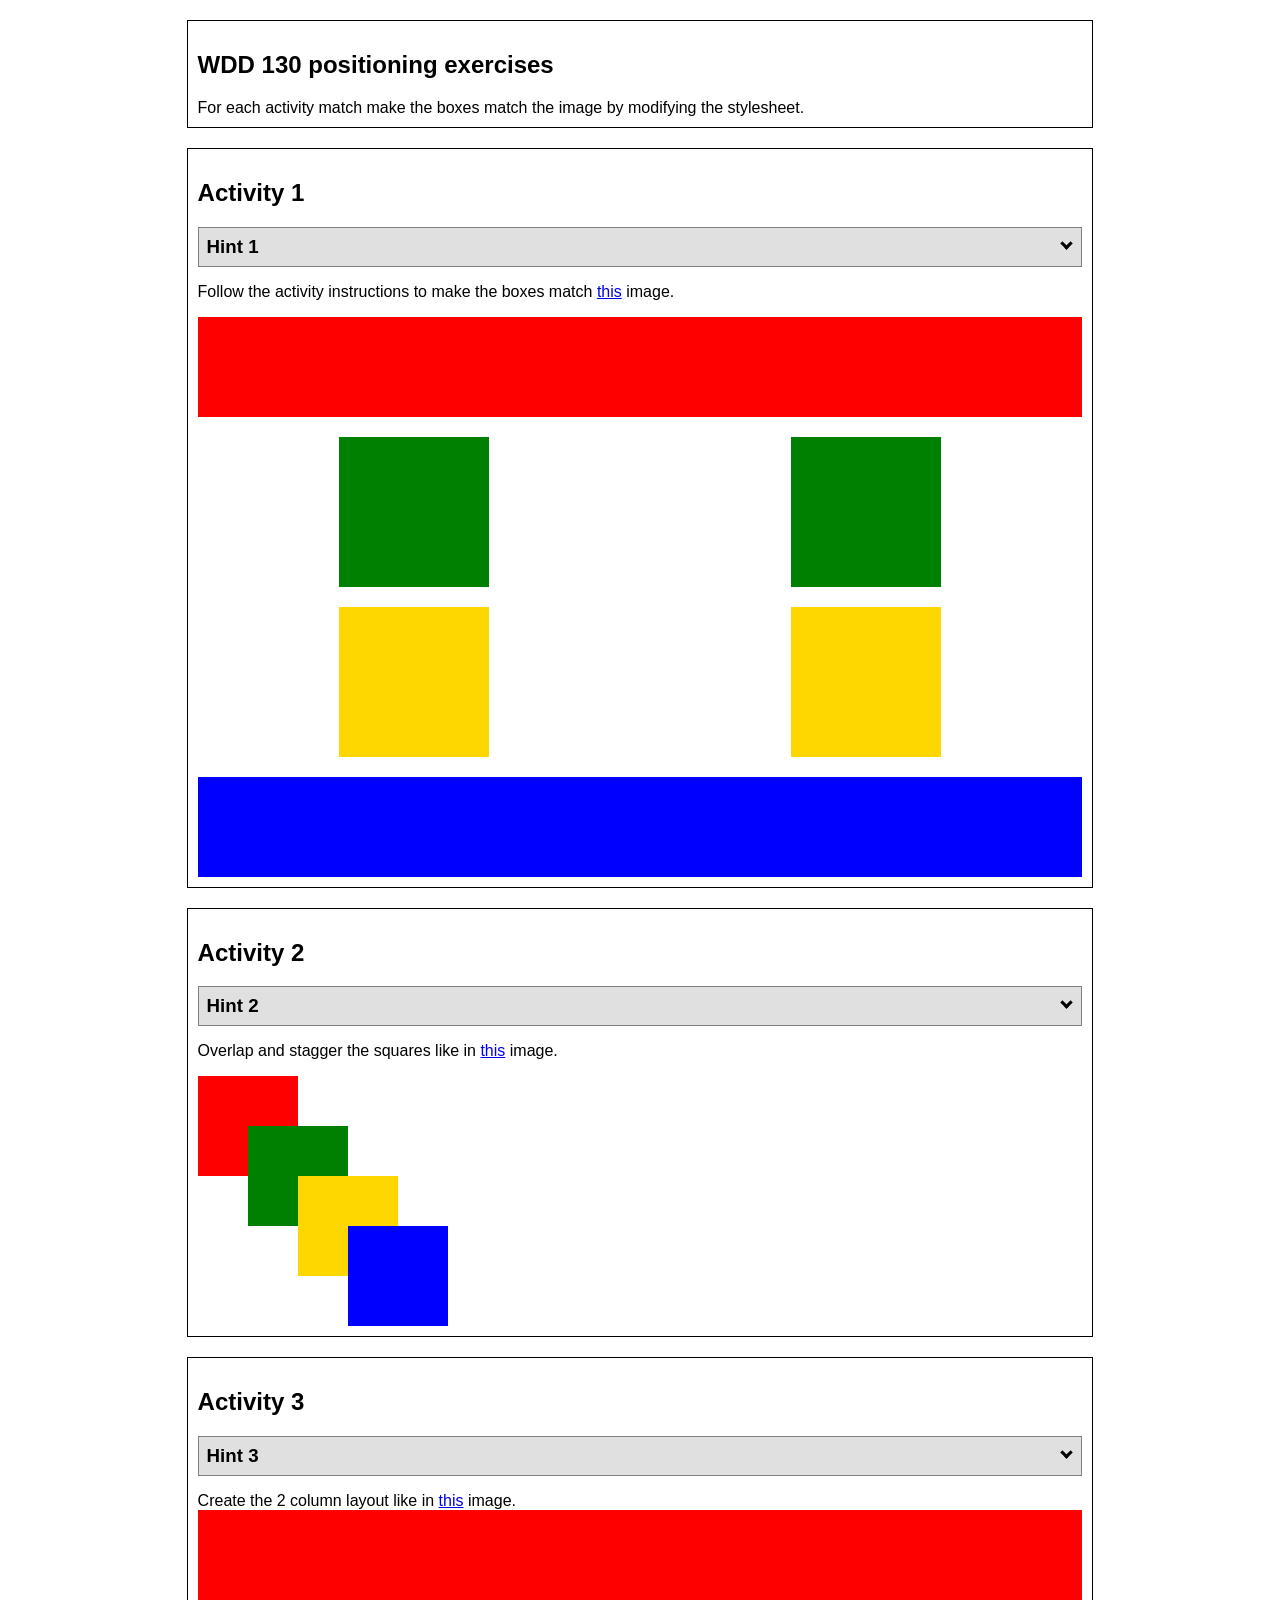
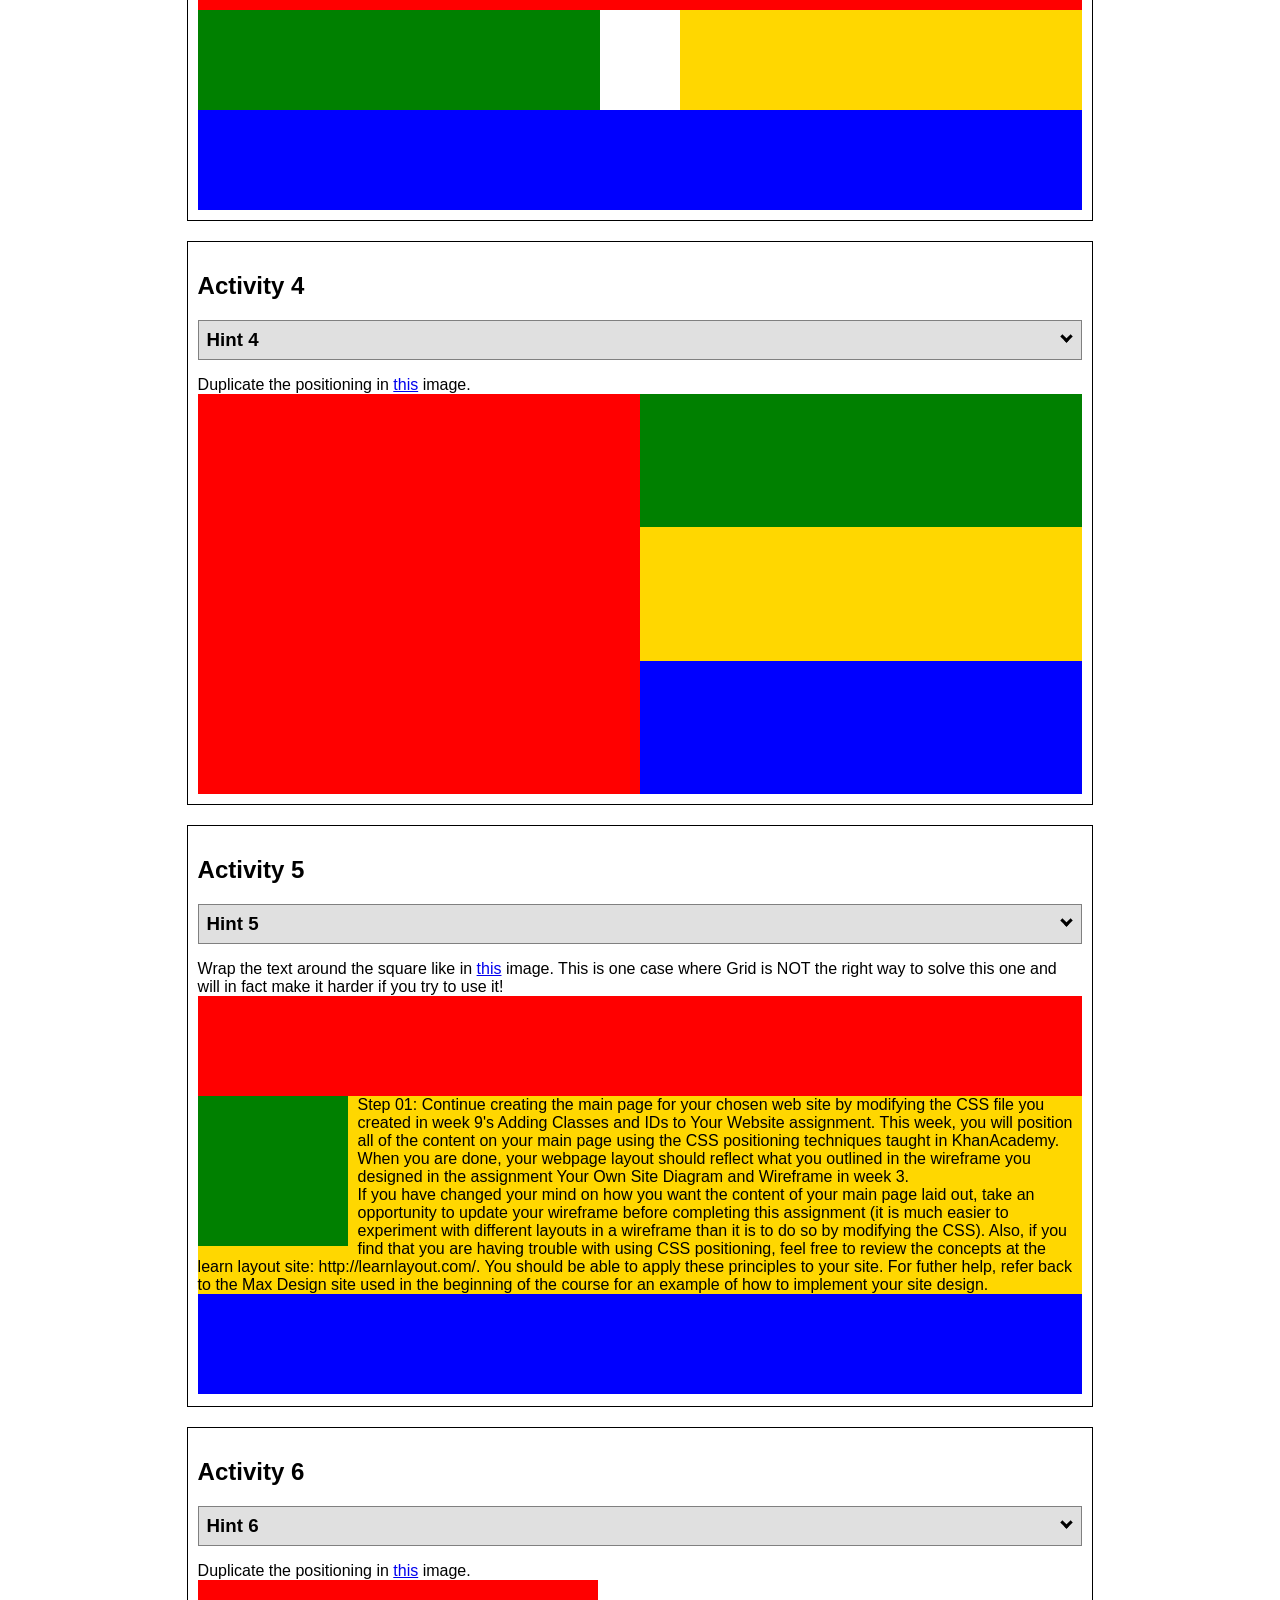
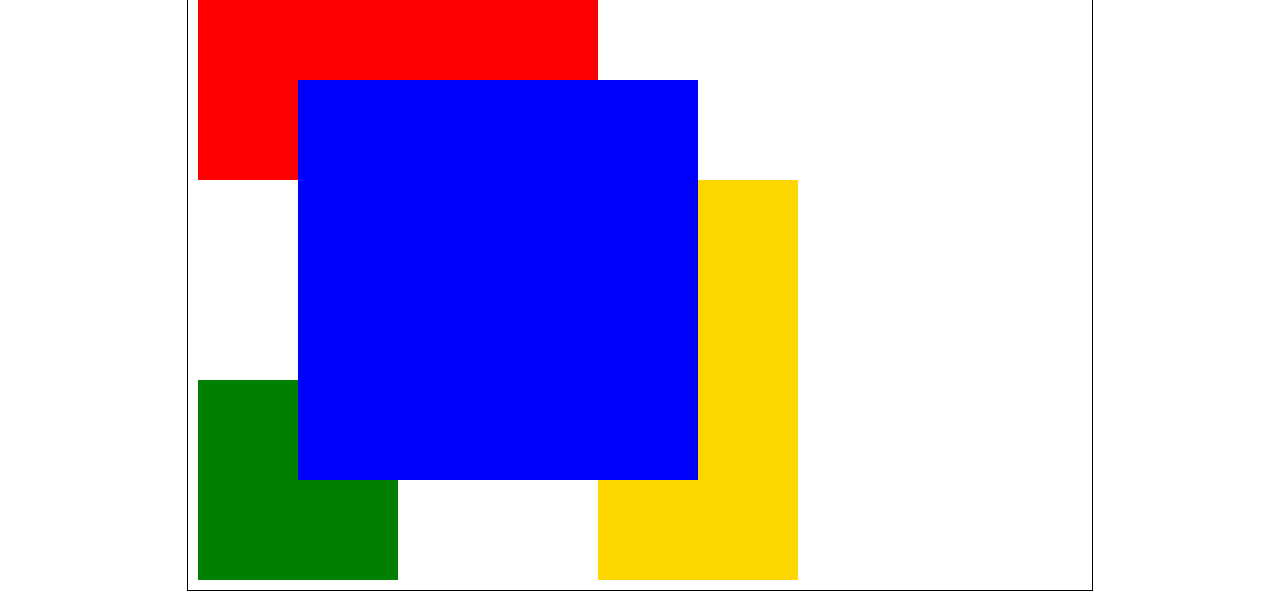
<file: ice/positioning/positioning.html>
<!DOCTYPE html>
<html lang="en">
  <head>
    <!-- HTML - Name: positioning.html -->
    <title>Positioning Activity</title>
    <link rel="stylesheet" type="text/css" href="positionstyles.css" />
  </head>
  <body>
    <div class="activity">
      <h2>WDD 130 positioning exercises</h2>
      For each activity match make the boxes match the image by modifying the stylesheet.</div>
    <div class="activity">
      <h2>Activity 1</h2>
      <section class="hint"><input type="checkbox" ><i></i> <h3>Hint 1</h3><div><p>Use the activity instructions for the firt activity</a></p></div></section>
      <p>Follow the activity instructions to make the boxes match  <a href="images/example1.png" target="_blank">this</a> image.</p>
      <div class="content1" >
        <div class="red1" ></div>
        <div class="green1" ></div>
        <div class="green1" ></div>
        <div class="yellow1"></div>
        <div class="yellow1"></div>
        <div class="blue1"></div>
      </div>
    </div>
    <div class="activity">
      <h2>Activity 2</h2>
      <section class="hint"><input type="checkbox" > <h3>Hint 2</h3><i></i><div>
      <ul>
      <li>grid-template-columns: 50px 50px 50px 50px 50px </li></ul></div></section>
      <p>Overlap and stagger the squares like in <a href="images/example2.png" target="_blank">this</a> image.</p>
      <div class="content2" >
        <div class="red2" ></div>
        <div class="green2" ></div>
        <div class="yellow2"></div>
        <div class="blue2"></div>
      </div>
    </div>
    <div class="activity">
      <h2>Activity 3</h2>
      <section class="hint"><input type="checkbox" > <h3>Hint 3</h3><i></i><div><p>This one is going to be best solved with CSS Grid. Remember to make the boxes the right width first...then start moving them around. </p><h4>Properties used:</h4><ul><li>display:grid;</li><li>grid-template-columns:</li><li>grid-column-gap:</li>
        <li>grid-column:</li>  </ul></div></section>
      Create the 2 column layout like in <a href="images/example3.png" target="_blank">this</a>  image.
      <div class="content3" >
        <div class="red3" ></div>
        <div class="green3" ></div>
        <div class="yellow3"></div>
        <div class="blue3"></div>
      </div>
    </div>
    <div class="activity">
      <h2>Activity 4</h2>
      <section class="hint"><input type="checkbox" > <h3>Hint 4</h3><i></i><div><p>For the others we have been primarily concerned with width. For this one you will need to adjust height as well. </p><h4>Properties used:</h4><ul><li>display:grid;</li><li>grid-template-columns:</li><li>grid-row:</li></ul></div></section>
      Duplicate the positioning in <a href="images/example4.png" target="_blank">this</a> image. 
      <div class="content4" >
        <div class="red4" ></div>
        <div class="green4" ></div>
        <div class="yellow4"></div>
        <div class="blue4"></div>
      </div>
    </div>

    <div class="activity">
      <h2>Activity 5</h2>
      <section class="hint"><input type="checkbox" > <h3>Hint 5</h3><i></i><div><p>Grid is <strong>not</strong> the right way to do this.  In fact there is only one way to really do that...and that is with float. Remember that we float the thing we want the text to wrap around.  Also remember to start by making all the shapes the right size and shape.</p><h4>Properties used:</h4><ul><li>float: left;</li></ul></div></section>
      Wrap the text around the square like in <a href="images/example5.png" target="_blank">this</a> image. This is one case where Grid is NOT the right way to solve this one and will in fact make it harder if you try to use it!
      <div class="content5" >
        <div class="red5" ></div>
        <div class="green5" ></div>
        <div class="yellow5">Step 01: Continue creating the main page for your chosen web site by modifying the CSS file you created in week 9's Adding Classes and IDs to Your Website assignment. This week, you will position all of the content on your main page using the CSS positioning techniques taught in KhanAcademy. When you are done, your webpage layout should reflect what you outlined in the wireframe you designed in the assignment Your Own Site Diagram and Wireframe in week 3. <br />
          If you have changed your mind on how you want the content of your main page laid out, take an opportunity to update your wireframe before completing this assignment (it is much easier to experiment with different layouts in a wireframe than it is to do so by modifying the CSS). Also, if you find that you are having trouble with using CSS positioning, feel free to review the concepts at the learn layout site: http://learnlayout.com/. You should be able to apply these principles to your site. For futher help, refer back to the Max Design site used in the beginning of the course for an example of how to implement your site design.</div>
        <div class="blue5"></div>
      </div>
    </div>
    <div class="activity">
      <h2>Activity 6</h2>
      <section class="hint"><input type="checkbox" > <h3>Hint 6</h3><i></i><div><p>This one is all about visualizing the grid behind the layout. If you are having a hard time doing that first: all the sizes are even multiples of 100, and second here is another example with the lines drawn: <a href="images/example6-hint.png" target="_blank">example 6 with lines</a>. For this one you will find it easiest if you use px for the column width. You can also use <kbd>z-index</kbd> to control the element layering.    </p><h4>Properties used:</h4><ul><li>display:grid;</li><li>grid-template-columns:</li><li>grid-column:</li><li>grid-row:</li><li><a href="https://www.w3schools.com/cssref/pr_pos_z-index.asp" target="_blank">z-index:</a></li></ul></div></section>
      Duplicate the positioning in <a href="images/example6.png" target="_blank">this</a> image.
      <div class="content6" >
        <div class="red6" ></div>
        <div class="green6" ></div>
        <div class="yellow6"></div>
        <div class="blue6"></div>
      </div>
    </div>
  </body>
</html>
</file>
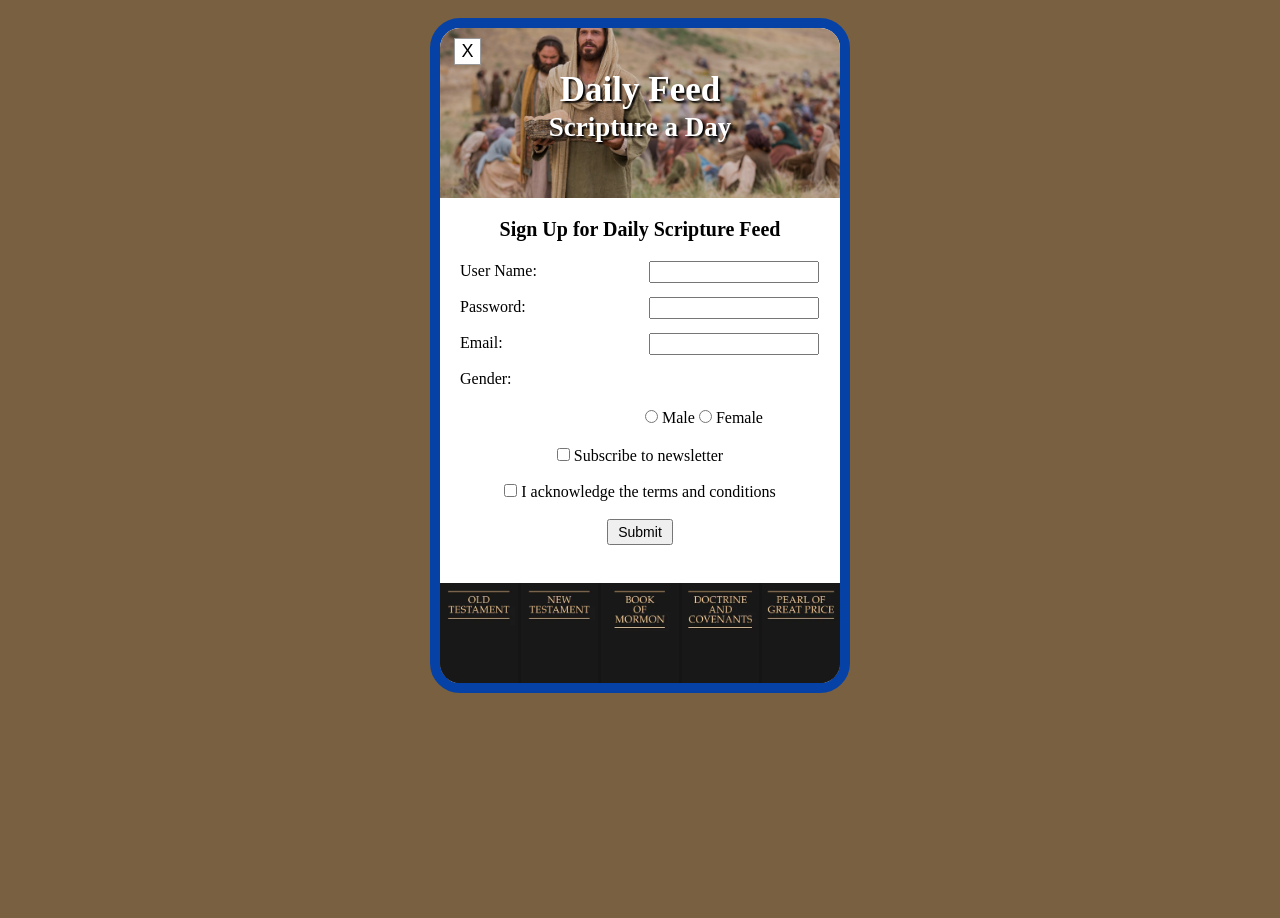
<file: ice/signup/signup.html>
<!DOCTYPE html>
<html lang="en">

<head>
    <meta charset="UTF-8">
    <meta name="viewport" content="width=device-width, initial-scale=1.0">
    <title>Daily Feed Sign Up</title>
    <link rel="stylesheet" href="style.css">
    <style>
        * {
            margin: 0;
        }

        body {
            background: rgb(120, 96, 64);
        }
    </style>




</head>

<body>
    <div id="formContainer">

    <div class="hero">
        <img src="images/jesus_feeds_5000.jpeg" alt="Daily scripture feed">

        <button type="button" id="closeBtn">X</button>

        <div class="heroText">
            <h1>Daily Feed</h1>
            <h2>Scripture a Day</h2>
        </div>
    </div>

    <h3>Sign Up for Daily Scripture Feed</h3>
        <form id="myForm">
            <label for="username">User Name:</label>
            <input type="text" id="username" name="username" required>

            <label for="password">Password:</label>
            <input type="password" id="password" name="password" required>

            <label for="email">Email:</label>
            <input type="email" id="email" name="email" required>

            <label>Gender:</label>
            <div>
                <input type="radio" id="male" name="gender" value="male" required>
                <label for="male">Male</label>
                <input type="radio" id="female" name="gender" value="female" required>
                <label for="female">Female</label>
            </div>

            <section>
                <input type="checkbox" id="newsletter" name="newsletter">
                <label for="newsletter">Subscribe to newsletter</label>
            </section>

            <section>
                <input type="checkbox" id="conditions" name="conditions" required>
                <label for="conditions">I acknowledge the terms and conditions</label>
            </section>

            <section>
                <button type="submit">Submit</button>
            </section>
        </form>
        <div class="bookLinks">
    <a href="#">
        <img src="images/old_testament.webp" alt="Old Testament">
    </a>

    <a href="#">
        <img src="images/new_testament.webp" alt="New Testament">
    </a>

    <a href="#">
        <img src="images/book_of_mormon.webp" alt="Book of Mormon">
    </a>

    <a href="#">
        <img src="images/doctrine_and_covenants.webp" alt="Doctrine and Covenants">
    </a>

    <a href="#">
        <img src="images/pearl_of_great_price.webp" alt="Pearl of Great Price">
    </a>
</div>
    </div>

    <div id="output"></div>

    <script>
        // Here is some Javascript to start looking forward to wdd131
        document.getElementById("closeBtn").addEventListener("click", function () {
            document.getElementById("formContainer").style.display = "none";
         });
        const form = document.getElementById('myForm');
        const output = document.getElementById('output');

        form.addEventListener('submit', function (event) {
            event.preventDefault(); // Stop form from actually submitting

            const formData = new FormData(form);
            const entries = [];

            for (const [key, value] of formData.entries()) {
                if (key == "password") {
                    entries.push(`<strong>${key}</strong>: ${value} (you should probably encrypt the password)`);
                } else {
                    entries.push(`<strong>${key}</strong>: ${value}`);
                }
            }

            output.innerHTML = `
            <br>  
            <h3>Here is the data that would be sent to the server:</h3>
            <ul>
                ${entries.map(item => `<li>${item}</li>`).join('')}
            </ul>
            `;
                });
    </script>

</body>

</html>
</file>
<file: style/styles.css>
img {
    width: 30%;
}
body {
    background-color: blueviolet;
    text-align: center;
}
</file>
<file: mccullough/style.css>
@import url('https://fonts.googleapis.com/css2?family=Cinzel+Decorative:wght@400;700;900&family=MedievalSharp&family=Merriweather:ital,opsz,wght@0,18..144,300..900;1,18..144,300..900&display=swap');

* {
    box-sizing: border-box;
    margin: 0;
    padding: 0;
}

body {
    font-family: Merriweather, sans-serif;
    color: #111;
    background-color: #2c2c2c;
}

.site-header {
    min-height: 105px;
    padding: 28px 5%;
    display: flex;
    align-items: center;
    justify-content: space-between;
    background-color: #1e1e1e;
    border-bottom: 2px solid #555;
    font-family: Cinzel Decorative, sans-serif;
}

.brand {
    display: flex;
    align-items: center;
    gap: 15px;
}

.logo,
.footer-logo {
    width: 78px;
    height: 78px;
    display: flex;
    align-items: center;
    justify-content: center;
    color: #555;
    background-color: white;
    border: 2px solid #777;
    font-size: 13px;
}

.brand h1 {
    font-size: 18px;
    color: #fac000
}

nav {
    display: flex;
    gap: 8px;
}

nav a {
    min-width: 120px;
    padding: 12px 25px;
    text-align: center;
    color: #222;
    text-decoration: none;
    background-color: #eee;
    border: 2px solid #777;
}

nav a:hover,
nav a.active {
    color: white;
    background-color: #333;
}

.hero {
    width: 100%;
    height: 450px;
    overflow: hidden;
}

.hero-image {
    width: 100%;
    height: 100%;
}

.hero-image img {
    width: 100%;
    height: 100%;
    display: block;
    object-fit: cover;
    background-color: #ddd;
}

.intro {
    max-width: 700px;
    margin: 28px auto 110px;
    text-align: center;
    line-height: 1.45;
}

.intro p {
    font-size: 16px;
    color: #f05c5c
}

.beta-message {
    width: fit-content;
    margin: 22px auto 0;
    padding: 10px 15px;
    border: 2px dotted #777;
    font-size: 13px;
    color: #f05c5c;
}

.featured {
    padding: 0 5% 50px;
}

.featured h2 {
    margin-bottom: 32px;
    font-size: 27px;
    color:#fac000
}

.content-grid {
    display: grid;
    grid-template-columns: 1fr 1fr;
    gap: 28px;
}

.content-card {
    padding: 20px;
    border: 2px solid #777;
}
.card-image img {
    width: 100%;
    height: 100%;
    display: block;
    object-fit: cover;
}

.content-card h3 {
    margin-bottom: 16px;
    font-size: 21px;
    color:#fac000
}

.content-card p {
    margin-bottom: 18px;
    font-size: 14px;
    line-height: 1.45;
    color:#f05c5c
}

.button {
    display: inline-block;
    padding: 12px 20px;
    color: white;
    text-decoration: none;
    font-weight: bold;
    background-color: #333;
}

.button:hover {
    background-color: #555;
}

footer {
    min-height: 105px;
    padding: 25px 5%;
    display: flex;
    align-items: center;
    justify-content: center;
    gap: 20px;
    background-color: #1e1e1e;
    border-top: 2px solid #555;
    font-size: 13px;
}

.footer-logo {
    width: 55px;
    height: 55px;
}

footer a {
    color: #f05c5c;
}

@media (max-width: 800px) {
    .site-header {
        flex-direction: column;
        gap: 25px;
    }

    nav {
        flex-wrap: wrap;
        justify-content: center;
    }

    .content-grid {
        grid-template-columns: 1fr;
    }

    footer {
        flex-wrap: wrap;
        text-align: center;
    }
}
</file>
<file: profile.portal/style.css>
* {
    box-sizing: border-box;
}
body {
    margin: 0;
    padding: 60px;
    background-color: #006EFB;
    color: #454545;
    font-family: Arial, sans-serif;
}
.site-header {
    display: grid;
    grid-template-columns: 120px 1fr auto;
    align-items: center;
    gap: 35px;
    margin-bottom: 60px;
    background-color: #002DA3;
}
.logo-image {
    display: block;
    width: 120px;
    height: 120px;
    background-color: #FFFFFF;
}
.logo-image img {
    width: 100%;
    height: 100%;
    object-fit: cover;
}
.name {
    margin: 0;
    font-size: 28px;
    color: white;
}
.main-navigation {
    display: flex;
    align-items: center;
    gap: 40px;
}
a {
    color: white;
    text-decoration: none;
    font-size: 18px;
}
a:hover {
    text-decoration: underline;
}
.header-button {
    padding: 14px 25px;
    background-color: #292929;
    color: white;
    border-radius: 6px;
}
.header-button:hover {
    text-decoration: none;
    background-color: #555555;
}
.profile-section {
    display: grid;
    grid-template-columns: 1.1fr 0.9fr;
    gap: 70px;
    align-items: start;
    max-width: 1000px;
    margin: 0 auto 80px;
}
.image-container {
    width: 100%;
    height: 580px;
    background-color: #FFFFFF;
    border-radius: 12px;
    overflow: hidden;
}
.image-container img {
    width: 100%;
    height: 100%;
    object-fit: cover;
    border-radius: 12px;
}
.about-section h1 {
    margin: 25px;
    font-size: 28px;
    font-weight: normal;
}
.about-section p {
    margin: 0;
    font-size: 20px;
    line-height: 1.45;
}
.about-section {
    background-color: white;
    padding: 30px;
    border: 1px solid #dddddd;
    border-radius: 6px;
    box-shadow: 3px 3px 0 black;
}
.quote-section {
    display: grid;
    grid-template-columns: 1fr 180px;
    gap: 70px;
    max-width: 730px;
    margin: 0 auto 80px;
    align-items: start;
    background-color: white;
    padding: 30px;
    border: 1px solid #dddddd;
    border-radius: 6px;
    box-shadow: 3px 3px 0 black;
}
.quote-section blockquote {
    margin: 0;
    font-size: 20px;
    line-height: 1.4;
}
.quote-author {
    margin: 5px 0 0;
    font-size: 20px;
}
.background-note {
    margin: 0;
    font-size: 18px;
    line-height: 1.4;
}
.site-footer {
    max-width: 1120px;
    margin: 0 auto;
}
.footer-top {
    display: grid;
    grid-template-columns: 1fr 2fr 1fr;
    align-items: center;
    gap: 30px;
    margin-bottom: 55px;
}
.footer-top h2 {
    margin: 0;
    font-size: 30px;
}
.footer-navigation {
    display: flex;
    justify-content: center;
    gap: 35px;
}
.social-links {
    display: flex;
    justify-content: flex-end;
    gap: 20px;
}
.social-links img {
    width: 50px;
    height: 50px;
    object-fit: contain;
}
.social-links img:hover {
    opacity: 0.7;
}
.footer-bottom {
    display: flex;
    justify-content: center;
    align-items: center;
    gap: 45px;
    color: white;
    font-size: 16px;
}
.footer-bottom p {
    margin: 0;
}
.footer-bottom a {
    color: white;
    font-size: 16px;
}
@media (max-width: 800px) {
    body {
        padding: 25px;
    }

    .site-header {
        grid-template-columns: 1fr;
        text-align: center;
    }

    .logo-image {
        margin: 0 auto;
    }

    .main-navigation {
        justify-content: center;
        flex-wrap: wrap;
        gap: 20px;
    }

    .profile-section {
        grid-template-columns: 1fr;
        gap: 35px;
    }

    .image-container {
        height: 400px;
    }

    .quote-section {
        grid-template-columns: 1fr;
        gap: 20px;
    }

    .footer-top {
        grid-template-columns: 1fr;
        text-align: center;
    }

    .footer-navigation,
    .social-links {
        justify-content: center;
        flex-wrap: wrap;
    }

    .footer-bottom {
        flex-wrap: wrap;
        gap: 20px;
    }
}
.portal-buttons {
    display: grid;
    grid-template-columns: 1fr;
    gap: 15px;
    width: 220px;
    margin: 50px auto;
}
.portal-button {
    padding: 15px;
    background-color: #0642a5;
    color: white;
    text-align: center;
    text-decoration: none;
    border-radius: 8px;
    font-size: 18px;
}
.portal-button:hover {
    background-color: #082d70;
}
</file>
<file: wwr/styles/style.css>
@import url('https://fonts.googleapis.com/css2?family=Montserrat:ital,wght@0,100..900;1,100..900&family=Rock+Salt&display=swap');
#content{
    max-width: 1600px;
    margin: 0 auto;
}
nav a{
text-align: center;
color: black;
text-decoration: none;
padding: 35px;
}
#hero-msg h1, #hero-msg h4{
text-align: center;
grid-column: 2/3;
grid-row: 1/2;
color: #eea531;
margin-top: 100px;
}
#hero-msg {
    grid-column: 2/3;
    grid-row: 1/2;
    margin-top: 100px;
}
.button-box{
text-align: center;
}
main section{
text-align: center;
}
#background {
    height: 725px;
}
body{
    background-color: #ffffff;
    font-family: "Montserrat";
    margin: 0;
    padding: 0;
}
header{
    background-color:#585d5b ;
    display: grid;
    grid-template-columns: 150px auto;
}
nav a:hover{
background-color: #eea531;
color: black;
}
nav{
    display: flex;
    justify-content: space-around;
}
.book, .join{
    color: black;
    text-decoration: none;
    font-size: 18px;
    padding: 15px 30px;
    margin-top: 50px;
    border-radius: 5px;
}
.book:hover, .join:hover{
    background-color: #eea531;
    color: black;
}
#background{
    background-color: #585d5b;
    grid-column: 1/11;
    grid-row: 4/9;
}
.msg{
    background-color: #eea531;
    line-height: 1.5em;
    grid-column: 6/10;
    grid-row: 6/7;
    box-shadow: 5px 5px 10px #6f7364;
}
.msg h2{
color: black;
margin: 0;
}
.msg p{
color: black;
font-size: .8em;
 padding-bottom: 15px;
}
footer{
    background-color: #585d5b;
    color: black;
    padding: 25px 50px;
    margin-top: 200px;
    display: flex;
    justify-content: space-around;
    align-items: center;
}
footer a{
color: black;
text-decoration: none;
}
footer a:hover{
    background-color: #eea531;
color: black;
}
.home-title{
color: black;
font-size: 2em;
font-family: "Rock Salt";
margin-top: 10px;
}
h4{
color: black;
}
.icon {
    width: 80px;
    padding-top: 10px;
}
.logo {
    width: 80px;
}
#hero-img{
    width: 100%;
}
#logo_link{
    padding-top: 5px;
    padding-top: 5px;
    justify-self: center;
    align-self: center;
}
footer .social img{
    padding-top: 15px;
}
.rivers-card{
    margin: 200px 0;
    grid-column: 2/4;
    grid-row: 2/3;
}
.camping-card{
    margin: 200px 0;
    grid-column: 5/7;
    grid-row: 2/3;
}
.rapids-card{
    margin: 200px 0;
    grid-column: 8/10;
    grid-row: 2/3;
}
.card-img{
    border: 10px solid #d9c2a3;
    transition: transform .5s;
    box-shadow: 5px 5px 10px #6f7364;

}
.card-img:hover {
    opacity: .6;
    transform: scale(1.1);
}
main section img {
    box-sizing: border-box;
}
#hero {
    display: grid;
    grid-template-columns: 1fr 3fr 1fr;
    margin-top: -100px;
}
#hero-box {
    grid-column: 1/4;
    grid-row: 1/3;
    z-index: -1;
}
.home-grid{
    display: grid;
    grid-template-columns: 10fr;
}
.card-img, .mountains {
    width: 100%;
}
.mountains{
    grid-column: 2/7;
    grid-row: 5/8;
    box-shadow: 5px 5px 10px #6f7364;
}
@media screen and (max-width: 900px) {
    #hero, .home-grid {
        display: block;
        height: auto;
    }
    nav, footer {
        flex-direction: column;
    }
    nav a {
        display: block;
        padding: 15px;
    }
    #hero {
        margin-top: 0;
    }
    #hero-msg {
        margin-top: 0;
    }
    #hero-msg h4 {
        display: none;
    }
    #hero-msg h1 {
        color: #6f7364;
    }
    .home-title {
        font-size: 25px;
    }
    .rivers-card, .camping-card, .rapids-card { 
        margin: 50px auto;
        width: 60%;
    }
    #background {
        display: none;
    }
    .mountains, .msg {
        width: 80%;
        display: block;
        margin: 0 auto;
    }
    footer {
        margin-top: 25px;
    }
}
</file>
<file: ice/halloween/styles/styles.css>
/* Add your CSS here to style your halloween page */
body{
    background-color:purple
}

.wrapper {
    background-color: #1a1a1a;
    color: #ff6600;
    font-family: 'Creepster', cursive;
    text-align: center;
    padding: 20px;
}
nav{
    background-color: #333;
    padding: 10px;
    text-align: center;
}
li{
    display: inline;
    margin: 0 15px;
}
h1{
    font-size: 3em;
    margin-bottom: 20px;
    text-align:center
}
img {
    max-width: 100%;
    height: auto;
    border: 5px solid #ff6600;
    border-radius: 10px;
    display: block;
    margin: 0 auto;
}
h2{
    font-size: 2em;
    margin-top: 20px;
    text-align:center
}
footer {
    color: #ff6600;
    padding: 10px;
    position: fixed;
    bottom: 0;
    width: 100%;
}
</file>
<file: ice/prophet_card/style.css>
body {
    background-color: #ffecd7;
    font-family: Arial, sans-serif;
}

.prophet-card {
    background-color: #008db1;
    border: 6px solid #004e63;
    border-radius: 35px;
    color: white;
    max-width: 500px;
    margin: 40px auto;
    padding: 30px;
    text-align: center;
}

.card-header h1 {
    font-size: 42px;
    margin: 10px 0;
}

.card-header p {
    color: #91e4fb;
    font-size: 20px;
}

.prophet-image {
    width: 80%;
    border: 5px solid white;
    margin: 20px 0;
}

.prophet-details {
    display: inline-block;
    text-align: left;
    font-size: 22px;
    line-height: 1.6;
}

.card-footer {
    color: #ffd783;
    font-family: "Nanum Brush Script", cursive;
    font-size: 20px;
}
</file>
<file: ice/favorite_devo/styles/styles.css>
body {
  margin: 0;
  height: 100%;
  font-family: Arial, sans-serif;
  background: linear-gradient(to bottom, #d3d3d3, #001f3f);
  background-repeat: no-repeat; /* Just in case */
  background-attachment: fixed;
}

.container {
  text-align: center;
}

.header {
  padding: 20px 0;
}

.header-image {
  background-image: url('../images/icenter.png'); /* Replace with your image */
  background-repeat: no-repeat;
  background-position: center;
  height: 150px;
  display: flex;
  flex-direction: column;
  justify-content: center;
  color: white;

}

.header-image h1 {
  margin: 0;
  line-height: 0.9;
    font-size: 3.5em;
  font-weight: bold;
  text-shadow: 2px 2px 4px rgba(0, 0, 0, 0.7);
  background: #00000055;
}
.content-box {
  background-color: white;
  margin: 30px auto;
  width: 90%;
  max-width: 900px;
  padding: 40px;
  box-shadow: 5px 5px 0px black;
  min-height: 400px;
}
#button{
  width: 40%;
}
table{
  width: 100%;
  border-collapse: collapse;
  margin: 60px auto;
  border: 1px solid rgb(136, 136, 233);
}
td, th{
  padding:10px;
  border: 1px solid rgb(136, 136, 233);
}
</file>
<file: ice/positioning/positionstyles.css>
/* CSS - Name: "positionstyles.css" */
/* Activity 1 styles */
.content1 {
  /* This is the parent of the activity 1 boxes. */
display: grid;
grid-template-columns: 1fr 1fr;
gap: 20px;
justify-items: center;
}
.red1 { 
  width: 100%; 
  height: 100px; 
  background-color: red; 
  grid-column: 1 / 3;
} 
.green1 {
  width: 150px; 
  height: 150px; 
  background-color: green; 

} 
.yellow1 {
  width: 150px; 
  height: 150px; 
  background-color: gold; 
} 
.blue1 {
  width: 100%; 
  height: 100px; 
  background-color: blue; 
  grid-column: 1 / 3;
} 
/* Activity 2 styles */ 
.content2 {
  /* This is the parent of the activity 2 boxes. */
  display: grid;
  grid-template-columns: repeat(5,50px);
}
.red2 {
  width: 100px; 
  height: 100px; 
  background-color: red; 
  grid-column: 1 / 3;
  grid-row: 1 / 3;
} 
.green2 { 
  width: 100px; 
  height: 100px; 
  background-color: green; 
  grid-column: 2 / 4;
  grid-row: 2 / 4;
} 
.yellow2 {
  width: 100px; 
  height: 100px; 
  background-color: gold; 
  grid-column: 3 / 5;
  grid-row: 3 / 5;
} 
.blue2 {
  width: 100px; 
  height: 100px; 
  background-color: blue; 
  grid-column: 4 / 6;
  grid-row: 4 / 6;
} 
/* Activity 3 styles */ 
.content3 {
  /* This is the parent of the activity 3 boxes. */
  display: grid;
  grid-template-columns: 1fr 1fr;
  justify-items: center;
  column-gap: 80px;
}
.red3 {
  width: 100%; 
  height: 100px; 
  background-color: red; 
  grid-column: 1 / 3;
} 
.green3 {
  width: 100%; 
  height: 100px; 
  background-color: green;
} 
.yellow3 {
  width: 100%; 
  height: 100px; 
  background-color: gold; 
} 
.blue3 {
  width: 100%;
  height: 100px; 
  background-color: blue; 
  grid-column: 1 / 3;
} 
/* Activity 4 styles */ 
.content4 {
  /* This is the parent of the activity 4 boxes. */
  height: 400px;
  display: grid;
  grid-template-columns: 1fr 1fr;
}
.red4 {
  width: 100%; 
  height: 100%; 
  background-color: red; 
  grid-column: 1 / 2;
  grid-row: 1 / 4;
} 
.green4 {
  width: 100%; 
  height: 100%; 
  background-color: green; 
  grid-column: 2 / 3;
  grid-row: 1 / 2;
} 
.yellow4 {
  width: 100%; 
  height: 100%; 
  background-color: gold; 
  grid-column: 2 / 3;
  grid-row: 2 / 3;
} 
.blue4 {
  width: 100%; 
  height: 100%; 
  background-color: blue; 
  grid-column: 2 / 3;
  grid-row: 3 / 4;
} 
/* Activity 5 styles */ 
.content5 {
  /* This is the parent of the activity 5 boxes. */
  height: 400px;
}
.red5 { 
  width: 100%; 
  height: 100px; 
  background-color: red; 

} 
.green5 { 
  width: 150px; 
  height: 150px; 
  background-color: green; 
  float: left;
  margin-right: 10px;
} 
.yellow5 {
  width: 100%; 
  height: auto; 
  background-color: gold; 

} 
.blue5 {
  width: 100%; 
  height: 100px; 
  background-color: blue; 
} 
/* Activity 6 styles */ 
.content6 {
  /* This is the parent of the activity 6 boxes. */
  display: grid;
  grid-template-columns: repeat(6, 100px);
}
.red6 {
  width: 400px; 
  height: 200px; 
  background-color: red; 
  grid-column: 1 / 5;
  grid-row: 1 / 3;
  z-index: -1;
} 
.green6 {
  width: 200px; 
  height: 200px; 
  background-color: green; 
  grid-column: 1 / 3;
  grid-row: 5 / 7;
} 
.yellow6 {
  width: 200px; 
  height: 400px; 
  background-color: gold; 
  grid-column: 5 / 7;
  grid-row: 3 / 7;
} 
.blue6 {
  width: 400px; 
  height: 400px; 
  background-color: blue; 
grid-column: 2 / 6;
  grid-row: 2 / 6;
} 


/* Do not make any changes below here */
.activity {
  width: 70%; 
  margin: 20px auto; 
  font-family: Arial, sans-serif; 
  border: 1px solid black; 
  padding: 10px; 
  clear:both; 
  overflow: auto;
} 

.hint {
  border: 1px solid grey;
  background: #e0e0e0;
  padding: .5em;
  position: relative;
  margin: 1em 0;
}
.hint h3 {
  margin: 0;
}
.hint:hover {
  background: #d0d0d0;
}
.hint > div {
  display: none;
}

.hint input[type=checkbox] {
  position: absolute;
  width: 100%;
  height: 100%;
  opacity: 0;
  z-index: 1;
  cursor: pointer;
}

.hint input[type=checkbox]:checked ~ div {
  display: block;
}

.hint i {
  position: absolute;
  transform: translate(-6px, 0);
  margin-top: 16px;
  right: 10px;
  top: -3px;
}
.hint i:before, .hint i:after {
  content: "";
  position: absolute;
  background-color: black;
  width: 3px;
  height: 9px;
}
.hint i:before {
  transform: translate(2px, 0) rotate(45deg);
}
.hint i:after {
  transform: translate(-2px, 0) rotate(-45deg);
}

.hint input[type=checkbox]:checked ~ i:before {
  transform: translate(-2px, 0) rotate(45deg);
}
.hint input[type=checkbox]:checked ~ i:after {
  transform: translate(2px, 0) rotate(-45deg);
}
.hint a {
  position: relative;
  z-index: 1;
}
</file>
<file: ice/signup/style.css>
* {
    box-sizing: border-box;
    margin: 0;
}

body {
    min-height: 100vh;
    background-color: rgb(120, 96, 64);
    font-family: Georgia, "Times New Roman", serif;
}

#formContainer {
    position: relative;
    width: 420px;
    margin: 18px auto;
    background-color: white;
    border: 10px solid #0642a5;
    border-radius: 30px;
    overflow: hidden;
}

.hero {
    position: relative;
    height: 170px;
    overflow: hidden;
}

.hero > img {
    width: 100%;
    height: 100%;
    object-fit: cover;
}

.hero::after {
    content: "";
    position: absolute;
    inset: 0;
    background-color: rgba(0, 0, 0, 0.18);
}

#closeBtn {
    position: absolute;
    top: 10px;
    left: 14px;
    z-index: 2;
    width: 27px;
    height: 27px;
    padding: 0;
    font-size: 18px;
    background-color: white;
    border: 1px solid #999;
}

.heroText {
    position: absolute;
    z-index: 2;
    top: 42px;
    width: 100%;
    color: white;
    text-align: center;
    text-shadow: 2px 2px 2px black;
}

.heroText h1 {
    font-size: 35px;
    margin-bottom: 2px;
}

.heroText h2 {
    font-size: 27px;
}

#formContainer > h3 {
    padding: 20px 10px 12px;
    text-align: center;
    font-size: 20px;
}

#myForm {
    padding: 0 20px 20px;
}

#myForm > label {
    display: inline-block;
    width: 185px;
    margin: 9px 0;
    font-size: 16px;
}

#myForm > input[type="text"],
#myForm > input[type="password"],
#myForm > input[type="email"] {
    width: 170px;
    height: 22px;
}

#myForm > div {
    margin: 12px 0 20px 185px;
    white-space: nowrap;
}

#myForm section {
    margin: 18px 0;
    text-align: center;
}

#myForm section label {
    font-size: 16px;
}

#myForm button[type="submit"] {
    padding: 3px 9px;
    font-size: 14px;
}

.bookLinks {
    display: grid;
    grid-template-columns: repeat(5, 1fr);
    height: 100px;
    background-color: #151515;
    gap: 3px;
}

.bookLinks a {
    display: block;
    overflow: hidden;
}

.bookLinks img {
    width: 100%;
    height: 100%;
    object-fit: cover;
}
</file>
